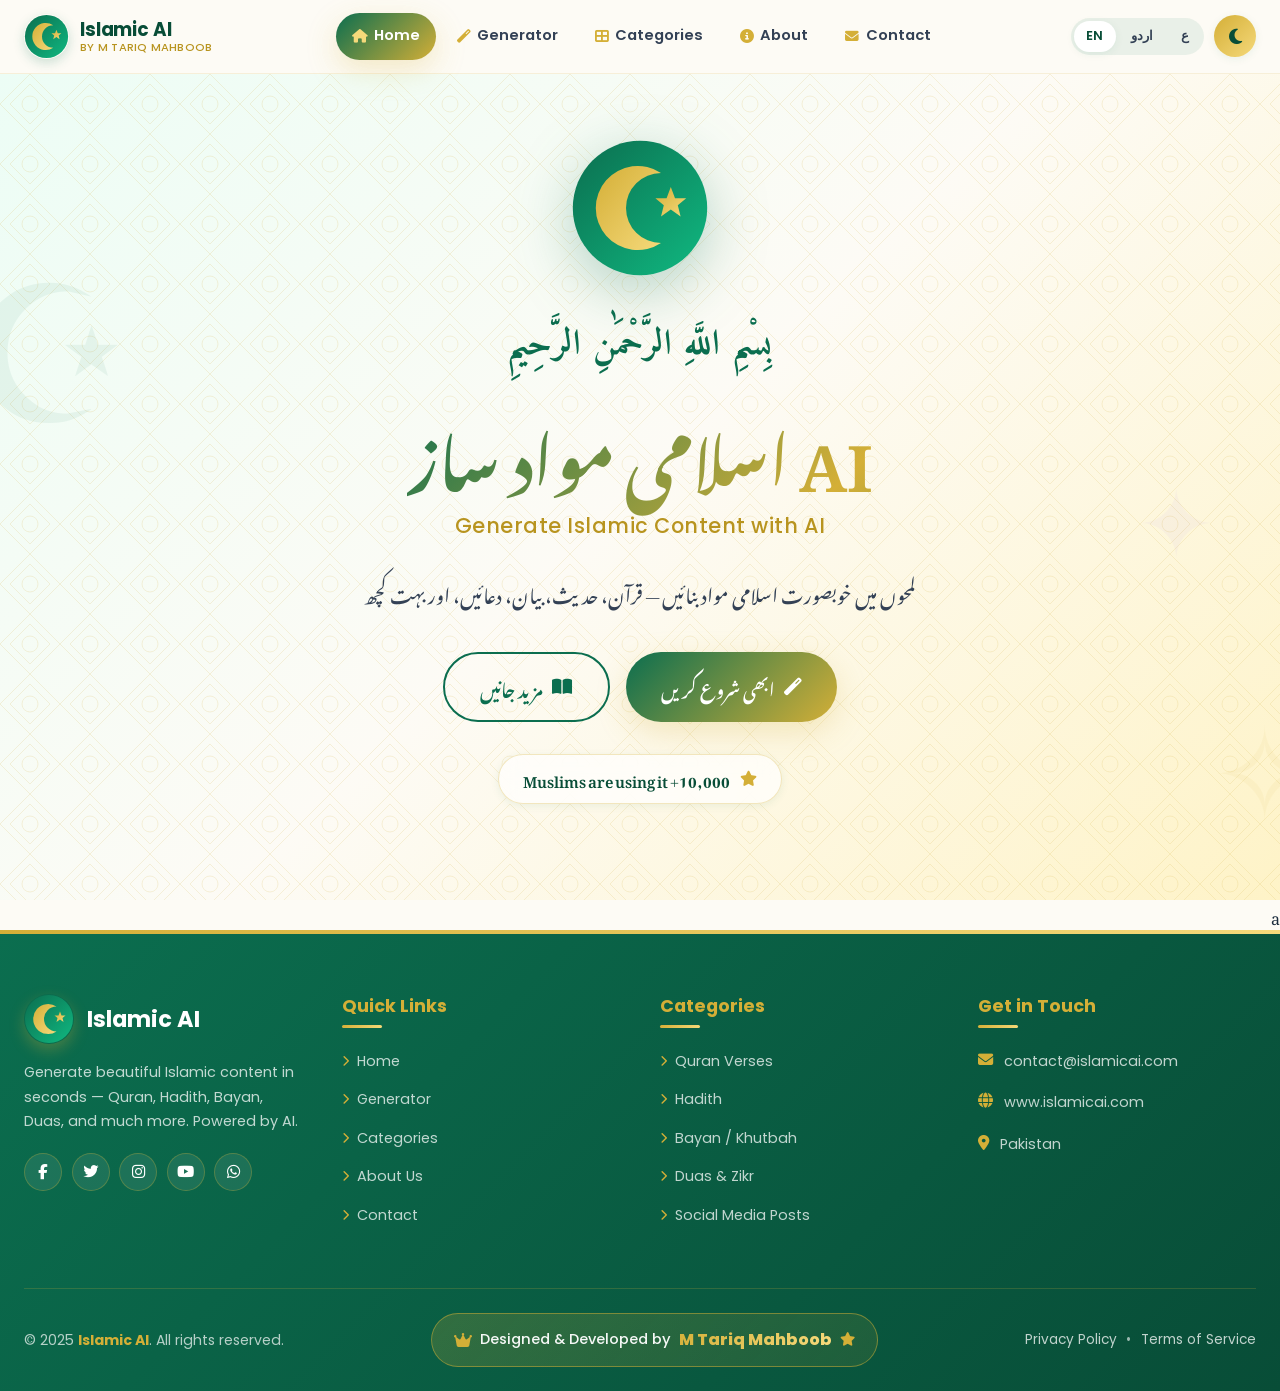
<file: index.html>
<!DOCTYPE html>
<html lang="en" dir="ltr">
<head>
  <meta charset="UTF-8">
  <meta name="viewport" content="width=device-width, initial-scale=1.0">
  <title>AI Islamic Content Generator</title>
  
  <!-- Google Fonts -->
  <link rel="preconnect" href="https://fonts.googleapis.com">
  <link rel="preconnect" href="https://fonts.gstatic.com" crossorigin>
  <link href="https://fonts.googleapis.com/css2?family=Noto+Nastaliq+Urdu:wght@400;600;700&family=Poppins:wght@400;500;600;700;800&family=Amiri:wght@400;700&display=swap" rel="stylesheet">
  
  <!-- Font Awesome Icons -->
  <link rel="stylesheet" href="https://cdnjs.cloudflare.com/ajax/libs/font-awesome/6.5.0/css/all.min.css">
  
  <!-- CSS File -->
  <link rel="stylesheet" href="css/style.css">
</head>
<body>

  <!-- ============ HEADER / NAVIGATION (ENGLISH) ============ -->
  <header class="header">
    <div class="container header-inner">
      
      <!-- Logo + Brand -->
            <!-- Logo + Brand -->
      <a href="index.html" class="brand">
        <img src="assets/images/logo.svg" alt="Logo" width="45" height="45">
        <div class="brand-text">
          <span class="brand-name">Islamic AI</span>
          <span class="brand-tagline">by M Tariq Mahboob</span>
        </div>
      </a>
      
      <!-- Navigation Menu -->
      <nav class="nav-menu">
        <a href="index.html" class="nav-link active">
          <i class="fas fa-home"></i> Home
        </a>
        <a href="generator.html" class="nav-link">
          <i class="fas fa-magic"></i> Generator
        </a>
        <a href="categories.html" class="nav-link">
          <i class="fas fa-th-large"></i> Categories
        </a>
        <a href="about.html" class="nav-link">
          <i class="fas fa-info-circle"></i> About
        </a>
        <a href="contact.html" class="nav-link">
          <i class="fas fa-envelope"></i> Contact
        </a>
      </nav>
      
      <!-- Right Actions -->
      <div class="header-actions">
        
        <!-- Language Switcher -->
        <div class="lang-switcher">
          <button class="lang-btn active" data-lang="en">EN</button>
          <button class="lang-btn" data-lang="ur">اردو</button>
          <button class="lang-btn" data-lang="ar">ع</button>
        </div>
        
        <!-- Dark Mode Toggle -->
        <button class="theme-toggle" id="themeToggle" aria-label="Toggle theme">
          <i class="fas fa-moon"></i>
        </button>
        
        <!-- Mobile Menu Button -->
        <button class="mobile-menu-btn" id="mobileMenuBtn" aria-label="Menu">
          <i class="fas fa-bars"></i>
        </button>
        
      </div>
      
    </div>
  </header>

  <!-- ============ HERO SECTION (URDU CONTENT) ============ -->
  <section class="hero" dir="rtl">
    
    <!-- Floating decorative shapes -->
    <div class="hero-decor decor-1">☪</div>
    <div class="hero-decor decor-2">✧</div>
    <div class="hero-decor decor-3">✦</div>
    
    <div class="container hero-content">
      
      <!-- Logo -->
      <div class="hero-logo">
        <img src="assets/images/logo.svg" alt="AI Islamic Logo" width="140" height="140">
      </div>
      
      <!-- Bismillah -->
      <p class="bismillah arabic">بِسْمِ اللَّهِ الرَّحْمَٰنِ الرَّحِيمِ</p>
      
      <!-- Main Heading -->
      <h1 class="hero-title">
        <span class="gradient-text">AI اسلامی مواد ساز</span>
      </h1>
      
      <!-- English subtitle -->
      <p class="hero-subtitle english">Generate Islamic Content with AI</p>
      
      <!-- Urdu description -->
      <p class="hero-description">
        لمحوں میں خوبصورت اسلامی مواد بنائیں — قرآن، حدیث، بیان، دعائیں، اور بہت کچھ
      </p>
      
      <!-- Buttons -->
      <div class="hero-buttons">
        <a href="generator.html" class="btn btn-primary">
          <i class="fas fa-magic"></i>
          <span>ابھی شروع کریں</span>
        </a>
        <a href="#features" class="btn btn-outline">
          <i class="fas fa-book-open"></i>
          <span>مزید جانیں</span>
        </a>
      </div>
      
      <!-- Trust badge -->
      <div class="hero-badge">
        <i class="fas fa-star"></i>
        <span>10,000+ Muslims are using it</span>
      </div>
      
    </div>
  </section>
  a

  <!-- ============ FOOTER (ENGLISH) ============ -->
  <footer class="footer">
    <div class="container">
      
      <!-- Footer Top - 4 Columns -->
      <div class="footer-grid">
        
        <!-- Column 1: Brand -->
        <div class="footer-col">
          <div class="footer-brand">
            <img src="assets/images/logo.svg" alt="Logo" width="50" height="50">
            <h3>Islamic AI</h3>
          </div>
          <p class="footer-desc">
            Generate beautiful Islamic content in seconds — Quran, Hadith, 
            Bayan, Duas, and much more. Powered by AI.
          </p>
          <div class="footer-social">
            <a href="#" aria-label="Facebook"><i class="fab fa-facebook-f"></i></a>
            <a href="#" aria-label="Twitter"><i class="fab fa-twitter"></i></a>
            <a href="#" aria-label="Instagram"><i class="fab fa-instagram"></i></a>
            <a href="#" aria-label="YouTube"><i class="fab fa-youtube"></i></a>
            <a href="#" aria-label="WhatsApp"><i class="fab fa-whatsapp"></i></a>
          </div>
        </div>
        
        <!-- Column 2: Quick Links -->
        <div class="footer-col">
          <h4>Quick Links</h4>
          <ul class="footer-links">
            <li><a href="index.html"><i class="fas fa-chevron-right"></i> Home</a></li>
            <li><a href="generator.html"><i class="fas fa-chevron-right"></i> Generator</a></li>
            <li><a href="categories.html"><i class="fas fa-chevron-right"></i> Categories</a></li>
            <li><a href="about.html"><i class="fas fa-chevron-right"></i> About Us</a></li>
            <li><a href="contact.html"><i class="fas fa-chevron-right"></i> Contact</a></li>
          </ul>
        </div>
        
        <!-- Column 3: Categories -->
        <div class="footer-col">
          <h4>Categories</h4>
          <ul class="footer-links">
            <li><a href="#"><i class="fas fa-chevron-right"></i> Quran Verses</a></li>
            <li><a href="#"><i class="fas fa-chevron-right"></i> Hadith</a></li>
            <li><a href="#"><i class="fas fa-chevron-right"></i> Bayan / Khutbah</a></li>
            <li><a href="#"><i class="fas fa-chevron-right"></i> Duas & Zikr</a></li>
            <li><a href="#"><i class="fas fa-chevron-right"></i> Social Media Posts</a></li>
          </ul>
        </div>
        
        <!-- Column 4: Contact -->
        <div class="footer-col">
          <h4>Get in Touch</h4>
          <ul class="footer-contact">
            <li>
              <i class="fas fa-envelope"></i>
              <span>contact@islamicai.com</span>
            </li>
            <li>
              <i class="fas fa-globe"></i>
              <span>www.islamicai.com</span>
            </li>
            <li>
              <i class="fas fa-map-marker-alt"></i>
              <span>Pakistan</span>
            </li>
          </ul>
        </div>
        
      </div>
      
      <!-- Footer Bottom -->
            <!-- Footer Bottom -->
      <div class="footer-bottom">
        <p class="copyright">
          © 2025 <strong>Islamic AI</strong>. All rights reserved.
        </p>
        <p class="designer-credit">
          <i class="fas fa-crown"></i>
          Designed &amp; Developed by 
          <span class="designer-name">M Tariq Mahboob</span>
          <i class="fas fa-star"></i>
        </p>
        <div class="footer-legal">
          <a href="privacy.html">Privacy Policy</a>
          <span>•</span>
          <a href="terms.html">Terms of Service</a>
        </div>
      </div>
  </footer>

  <!-- JavaScript -->
  <script src="js/main.js"></script>

</body>
</html>
</file>
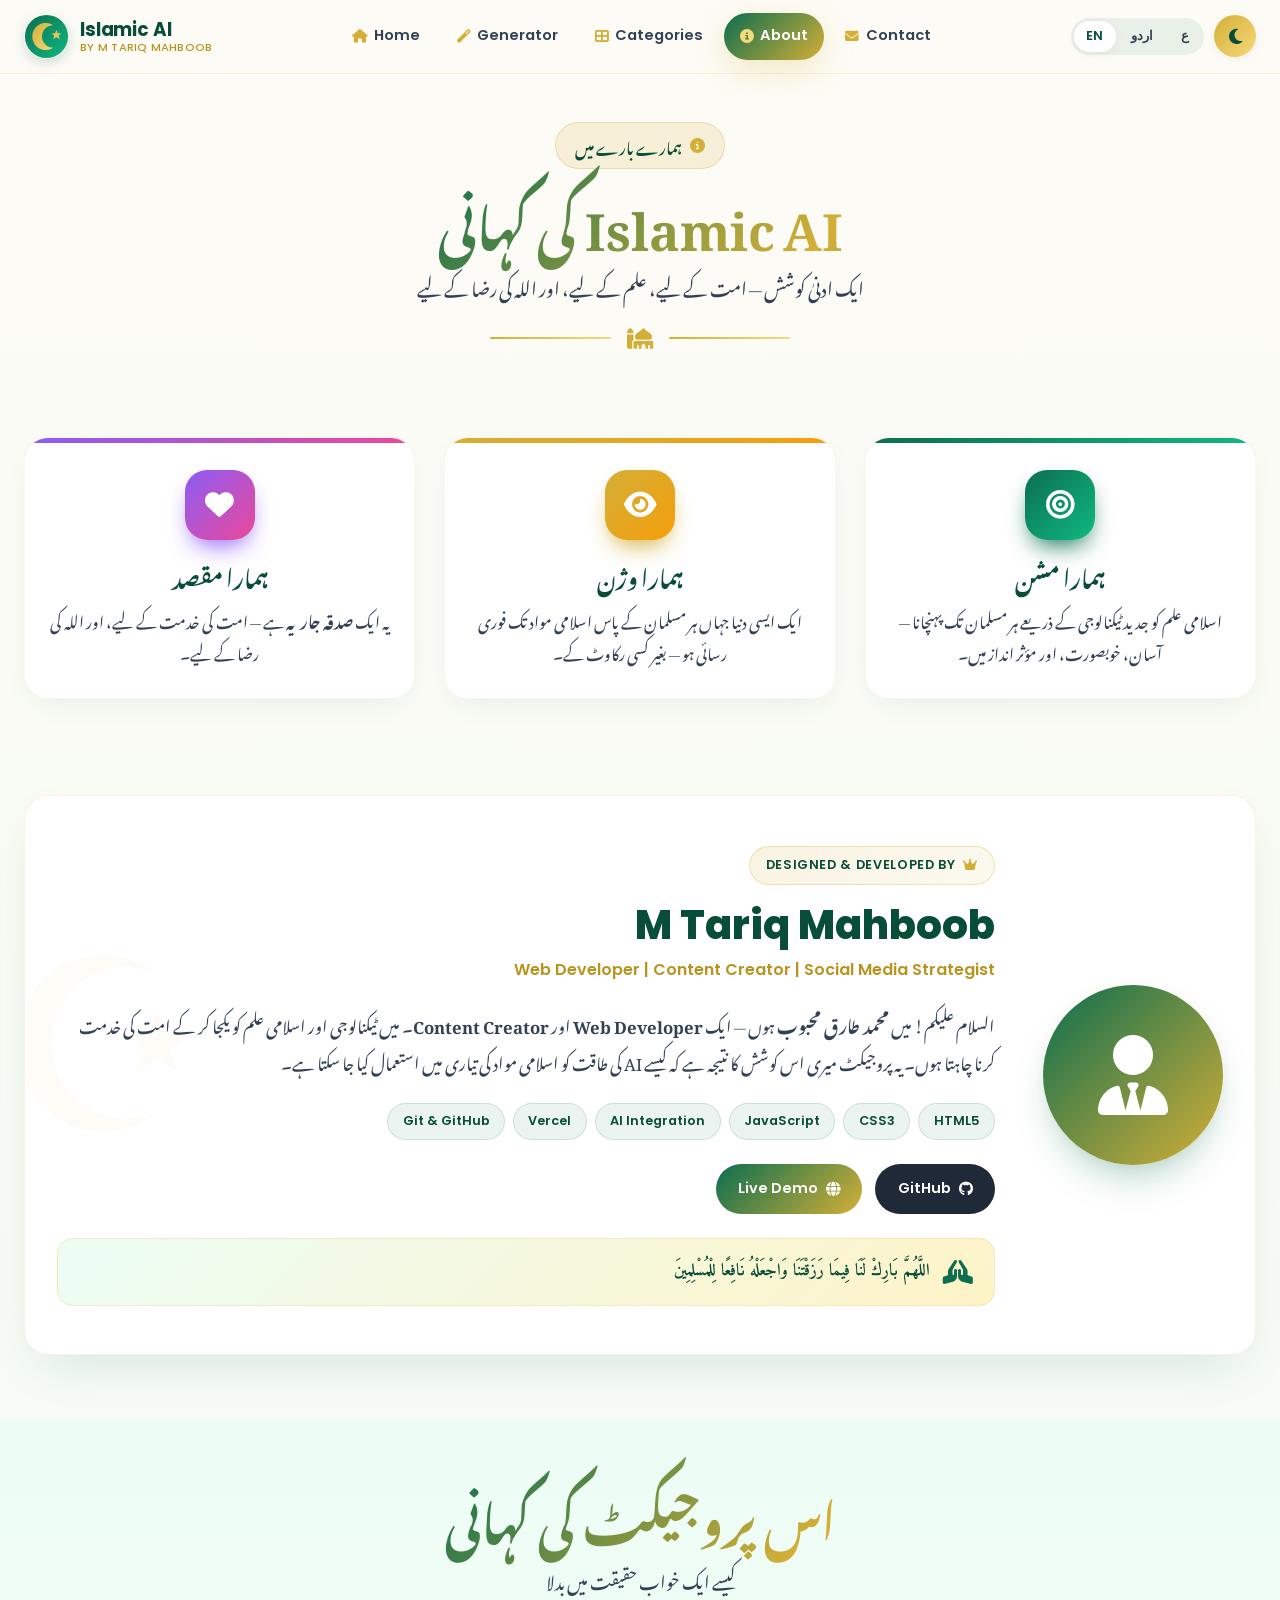
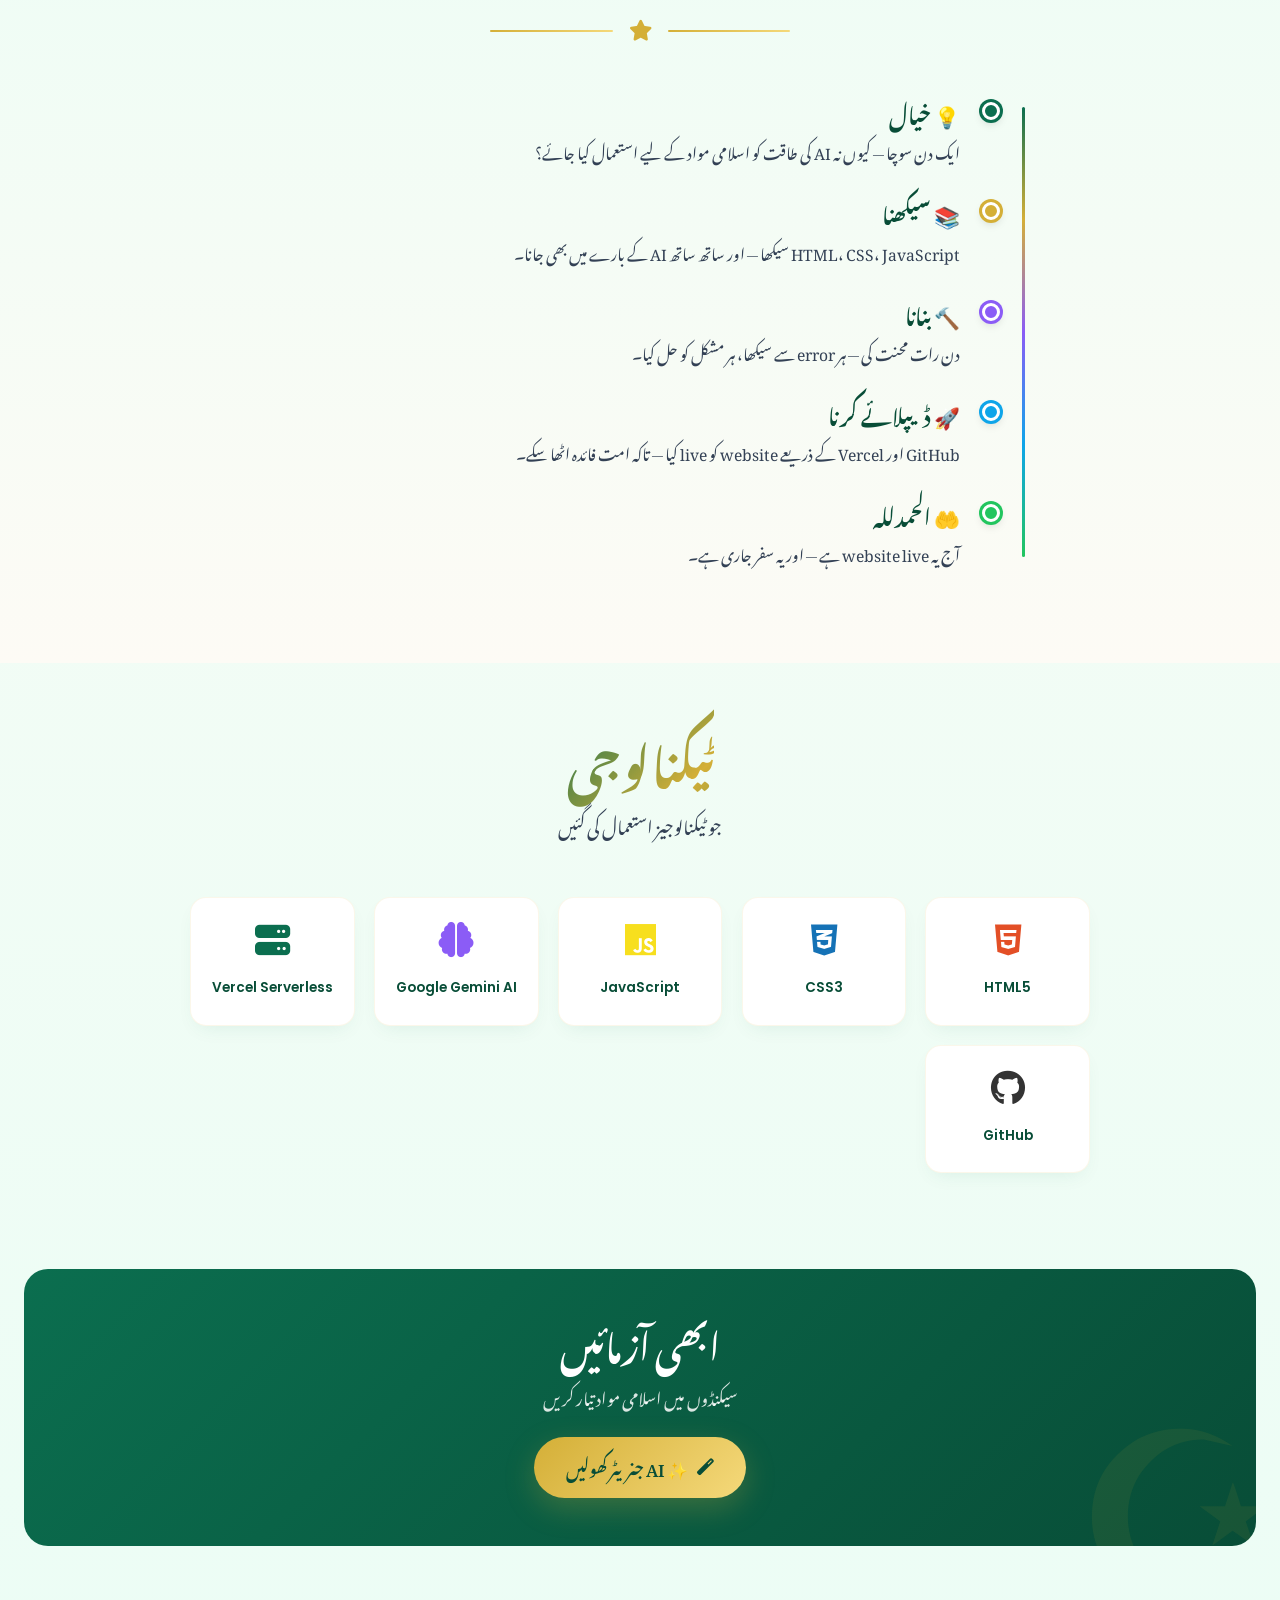
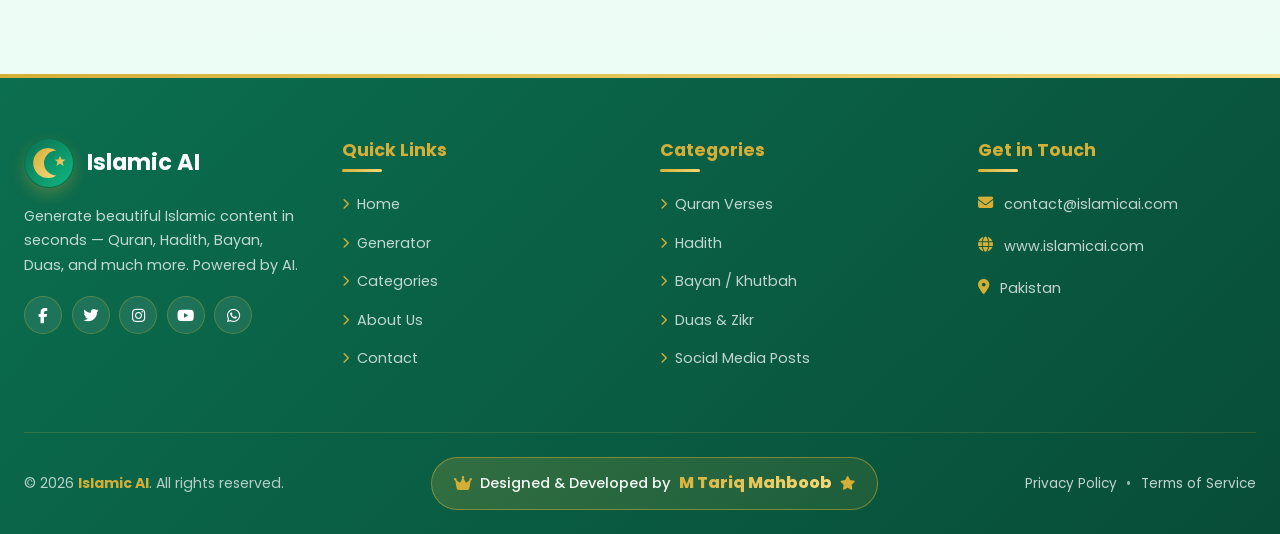
<file: about.html>
<!DOCTYPE html>
<html lang="en" dir="ltr">
<head>
  <meta charset="UTF-8">
  <meta name="viewport" content="width=device-width, initial-scale=1.0">
  <title>About | Islamic AI</title>
  
  <!-- Google Fonts -->
  <link rel="preconnect" href="https://fonts.googleapis.com">
  <link rel="preconnect" href="https://fonts.gstatic.com" crossorigin>
  <link href="https://fonts.googleapis.com/css2?family=Noto+Nastaliq+Urdu:wght@400;600;700&family=Poppins:wght@400;500;600;700;800&family=Amiri:wght@400;700&display=swap" rel="stylesheet">
  
  <!-- Font Awesome Icons -->
  <link rel="stylesheet" href="https://cdnjs.cloudflare.com/ajax/libs/font-awesome/6.5.0/css/all.min.css">
  
  <!-- CSS File -->
  <link rel="stylesheet" href="css/style.css">
</head>
<body>

  <!-- ============ HEADER ============ -->
  <header class="header">
    <div class="container header-inner">
      
      <a href="index.html" class="brand">
        <img src="assets/images/logo.svg" alt="Logo" width="45" height="45">
        <div class="brand-text">
          <span class="brand-name">Islamic AI</span>
          <span class="brand-tagline">by M Tariq Mahboob</span>
        </div>
      </a>
      
      <nav class="nav-menu">
        <a href="index.html" class="nav-link">
          <i class="fas fa-home"></i> Home
        </a>
        <a href="generator.html" class="nav-link">
          <i class="fas fa-magic"></i> Generator
        </a>
        <a href="categories.html" class="nav-link">
          <i class="fas fa-th-large"></i> Categories
        </a>
        <a href="about.html" class="nav-link active">
          <i class="fas fa-info-circle"></i> About
        </a>
        <a href="contact.html" class="nav-link">
          <i class="fas fa-envelope"></i> Contact
        </a>
      </nav>
      
      <div class="header-actions">
        <div class="lang-switcher">
          <button class="lang-btn active" data-lang="en">EN</button>
          <button class="lang-btn" data-lang="ur">اردو</button>
          <button class="lang-btn" data-lang="ar">ع</button>
        </div>
        <button class="theme-toggle" id="themeToggle" aria-label="Toggle theme">
          <i class="fas fa-moon"></i>
        </button>
        <button class="mobile-menu-btn" id="mobileMenuBtn" aria-label="Menu">
          <i class="fas fa-bars"></i>
        </button>
      </div>
      
    </div>
  </header>

  <!-- ============ ABOUT PAGE ============ -->
  <main class="about-page" dir="rtl">
    
    <!-- Page Header -->
    <section class="page-header">
      <div class="container">
        <span class="section-badge">
          <i class="fas fa-info-circle"></i>
          ہمارے بارے میں
        </span>
        <h1 class="page-title">
          <span class="gradient-text">Islamic AI کی کہانی</span>
        </h1>
        <p class="page-desc">
          ایک ادنیٰ کوشش — امت کے لیے، علم کے لیے، اور اللہ کی رضا کے لیے
        </p>
        <div class="divider">
          <i class="fas fa-mosque"></i>
        </div>
      </div>
    </section>

    <!-- Mission Section -->
    <section class="mission-section">
      <div class="container">
        
        <div class="mission-grid">
          
          <div class="mission-card" style="--card-color-1: #0B6E4F; --card-color-2: #10B981;">
            <div class="mission-icon">
              <i class="fas fa-bullseye"></i>
            </div>
            <h3>ہمارا مشن</h3>
            <p>
              اسلامی علم کو جدید ٹیکنالوجی کے ذریعے ہر مسلمان تک پہنچانا — 
              آسان، خوبصورت، اور مؤثر انداز میں۔
            </p>
          </div>
          
          <div class="mission-card" style="--card-color-1: #D4AF37; --card-color-2: #F59E0B;">
            <div class="mission-icon">
              <i class="fas fa-eye"></i>
            </div>
            <h3>ہمارا وژن</h3>
            <p>
              ایک ایسی دنیا جہاں ہر مسلمان کے پاس اسلامی مواد تک 
              فوری رسائی ہو — بغیر کسی رکاوٹ کے۔
            </p>
          </div>
          
          <div class="mission-card" style="--card-color-1: #8B5CF6; --card-color-2: #EC4899;">
            <div class="mission-icon">
              <i class="fas fa-heart"></i>
            </div>
            <h3>ہمارا مقصد</h3>
            <p>
              یہ ایک <strong>صدقہ جاریہ</strong> ہے — امت کی خدمت کے لیے، 
              اور اللہ کی رضا کے لیے۔
            </p>
          </div>
          
        </div>
        
      </div>
    </section>

    <!-- Author Section — M Tariq Mahboob -->
    <section class="author-section">
      <div class="container">
        
        <div class="author-box">
          
          <div class="author-avatar">
            <div class="avatar-circle">
              <i class="fas fa-user-tie"></i>
            </div>
            <div class="avatar-glow"></div>
          </div>
          
          <div class="author-info">
            
            <span class="author-badge">
              <i class="fas fa-crown"></i>
              Designed & Developed By
            </span>
            
            <h2 class="author-name">M Tariq Mahboob</h2>
            
            <p class="author-title">
              Web Developer | Content Creator | Social Media Strategist
            </p>
            
            <p class="author-bio">
              السلام علیکم! میں <strong>محمد طارق محبوب</strong> ہوں — ایک 
              <strong>Web Developer</strong> اور <strong>Content Creator</strong>۔ 
              میں ٹیکنالوجی اور اسلامی علم کو یکجا کر کے امت کی خدمت کرنا چاہتا ہوں۔
              
              یہ پروجیکٹ میری اس کوشش کا نتیجہ ہے کہ کیسے AI کی طاقت کو 
              اسلامی مواد کی تیاری میں استعمال کیا جا سکتا ہے۔
            </p>
            
            <div class="author-skills">
              <span class="skill-tag">HTML5</span>
              <span class="skill-tag">CSS3</span>
              <span class="skill-tag">JavaScript</span>
              <span class="skill-tag">AI Integration</span>
              <span class="skill-tag">Vercel</span>
              <span class="skill-tag">Git & GitHub</span>
            </div>
            
            <div class="author-links">
              <a href="https://github.com/Tariqkhan61" target="_blank" class="author-link github">
                <i class="fab fa-github"></i>
                <span>GitHub</span>
              </a>
              <a href="https://islamic-ai-generator.vercel.app" target="_blank" class="author-link live">
                <i class="fas fa-globe"></i>
                <span>Live Demo</span>
              </a>
            </div>
            
            <div class="author-dua">
              <i class="fas fa-hands-praying"></i>
              <p>اللَّهُمَّ بَارِكْ لَنَا فِيمَا رَزَقْتَنَا وَاجْعَلْهُ نَافِعًا لِلْمُسْلِمِينَ</p>
            </div>
            
          </div>
          
        </div>
        
      </div>
    </section>

    <!-- Project Story Section -->
    <section class="story-section">
      <div class="container">
        
        <div class="section-header">
          <h2 class="section-title">
            <span class="gradient-text">اس پروجیکٹ کی کہانی</span>
          </h2>
          <p class="section-desc">
            کیسے ایک خواب حقیقت میں بدلا
          </p>
          <div class="divider">
            <i class="fas fa-star"></i>
          </div>
        </div>
        
        <div class="story-timeline">
          
          <div class="story-item">
            <div class="story-dot" style="--dot-color: #0B6E4F;"></div>
            <div class="story-content">
              <h4>💡 خیال</h4>
              <p>
                ایک دن سوچا — کیوں نہ AI کی طاقت کو اسلامی مواد کے لیے استعمال کیا جائے؟
              </p>
            </div>
          </div>
          
          <div class="story-item">
            <div class="story-dot" style="--dot-color: #D4AF37;"></div>
            <div class="story-content">
              <h4>📚 سیکھنا</h4>
              <p>
                HTML، CSS، JavaScript سیکھا — اور ساتھ ساتھ AI کے بارے میں بھی جانا۔
              </p>
            </div>
          </div>
          
          <div class="story-item">
            <div class="story-dot" style="--dot-color: #8B5CF6;"></div>
            <div class="story-content">
              <h4>🔨 بنانا</h4>
              <p>
                دن رات محنت کی — ہر error سے سیکھا، ہر مشکل کو حل کیا۔
              </p>
            </div>
          </div>
          
          <div class="story-item">
            <div class="story-dot" style="--dot-color: #0EA5E9;"></div>
            <div class="story-content">
              <h4>🚀 ڈیپلائے کرنا</h4>
              <p>
                GitHub اور Vercel کے ذریعے website کو live کیا — تاکہ امت فائدہ اٹھا سکے۔
              </p>
            </div>
          </div>
          
          <div class="story-item">
            <div class="story-dot" style="--dot-color: #22C55E;"></div>
            <div class="story-content">
              <h4>🤲 الحمدللہ</h4>
              <p>
                آج یہ website live ہے — اور یہ سفر جاری ہے۔
              </p>
            </div>
          </div>
          
        </div>
        
      </div>
    </section>

    <!-- Tech Stack Section -->
    <section class="tech-section">
      <div class="container">
        
        <div class="section-header">
          <h2 class="section-title">
            <span class="gradient-text">ٹیکنالوجی</span>
          </h2>
          <p class="section-desc">جو ٹیکنالوجیز استعمال کی گئیں</p>
        </div>
        
        <div class="tech-grid">
          
          <div class="tech-card">
            <i class="fab fa-html5" style="color: #E34F26;"></i>
            <span>HTML5</span>
          </div>
          
          <div class="tech-card">
            <i class="fab fa-css3-alt" style="color: #1572B6;"></i>
            <span>CSS3</span>
          </div>
          
          <div class="tech-card">
            <i class="fab fa-js" style="color: #F7DF1E;"></i>
            <span>JavaScript</span>
          </div>
          
          <div class="tech-card">
            <i class="fas fa-brain" style="color: #8B5CF6;"></i>
            <span>Google Gemini AI</span>
          </div>
          
          <div class="tech-card">
            <i class="fas fa-server" style="color: #0B6E4F;"></i>
            <span>Vercel Serverless</span>
          </div>
          
          <div class="tech-card">
            <i class="fab fa-github" style="color: #333;"></i>
            <span>GitHub</span>
          </div>
          
        </div>
        
      </div>
    </section>

    <!-- CTA Section -->
    <section class="cta-section">
      <div class="container">
        <div class="cta-box">
          <h2>ابھی آزمائیں</h2>
          <p>سیکنڈوں میں اسلامی مواد تیار کریں</p>
          <a href="generator.html" class="btn btn-gold">
            <i class="fas fa-magic"></i>
            <span>✨ AI جنریٹر کھولیں</span>
          </a>
        </div>
      </div>
    </section>
    
  </main>

  <!-- ============ FOOTER ============ -->
  <footer class="footer">
    <div class="container">
      
      <div class="footer-grid">
        
        <div class="footer-col">
          <div class="footer-brand">
            <img src="assets/images/logo.svg" alt="Logo" width="50" height="50">
            <h3>Islamic AI</h3>
          </div>
          <p class="footer-desc">
            Generate beautiful Islamic content in seconds — Quran, Hadith, 
            Bayan, Duas, and much more. Powered by AI.
          </p>
          <div class="footer-social">
            <a href="#" aria-label="Facebook"><i class="fab fa-facebook-f"></i></a>
            <a href="#" aria-label="Twitter"><i class="fab fa-twitter"></i></a>
            <a href="#" aria-label="Instagram"><i class="fab fa-instagram"></i></a>
            <a href="#" aria-label="YouTube"><i class="fab fa-youtube"></i></a>
            <a href="#" aria-label="WhatsApp"><i class="fab fa-whatsapp"></i></a>
          </div>
        </div>
        
        <div class="footer-col">
          <h4>Quick Links</h4>
          <ul class="footer-links">
            <li><a href="index.html"><i class="fas fa-chevron-right"></i> Home</a></li>
            <li><a href="generator.html"><i class="fas fa-chevron-right"></i> Generator</a></li>
            <li><a href="categories.html"><i class="fas fa-chevron-right"></i> Categories</a></li>
            <li><a href="about.html"><i class="fas fa-chevron-right"></i> About Us</a></li>
            <li><a href="contact.html"><i class="fas fa-chevron-right"></i> Contact</a></li>
          </ul>
        </div>
        
        <div class="footer-col">
          <h4>Categories</h4>
          <ul class="footer-links">
            <li><a href="generator.html?type=quran"><i class="fas fa-chevron-right"></i> Quran Verses</a></li>
            <li><a href="generator.html?type=hadith"><i class="fas fa-chevron-right"></i> Hadith</a></li>
            <li><a href="generator.html?type=bayan"><i class="fas fa-chevron-right"></i> Bayan / Khutbah</a></li>
            <li><a href="generator.html?type=dua"><i class="fas fa-chevron-right"></i> Duas & Zikr</a></li>
            <li><a href="generator.html?type=post"><i class="fas fa-chevron-right"></i> Social Media Posts</a></li>
          </ul>
        </div>
        
        <div class="footer-col">
          <h4>Get in Touch</h4>
          <ul class="footer-contact">
            <li>
              <i class="fas fa-envelope"></i>
              <span>contact@islamicai.com</span>
            </li>
            <li>
              <i class="fas fa-globe"></i>
              <span>www.islamicai.com</span>
            </li>
            <li>
              <i class="fas fa-map-marker-alt"></i>
              <span>Pakistan</span>
            </li>
          </ul>
        </div>
        
      </div>
      
      <div class="footer-bottom">
        <p class="copyright">
          © 2026 <strong>Islamic AI</strong>. All rights reserved.
        </p>
        <p class="designer-credit">
          <i class="fas fa-crown"></i>
          Designed &amp; Developed by 
          <span class="designer-name">M Tariq Mahboob</span>
          <i class="fas fa-star"></i>
        </p>
        <div class="footer-legal">
          <a href="privacy.html">Privacy Policy</a>
          <span>•</span>
          <a href="terms.html">Terms of Service</a>
        </div>
      </div>
      
    </div>
  </footer>

  <!-- JavaScript -->
  <script src="js/main.js"></script>

</body>
</html>
</file>
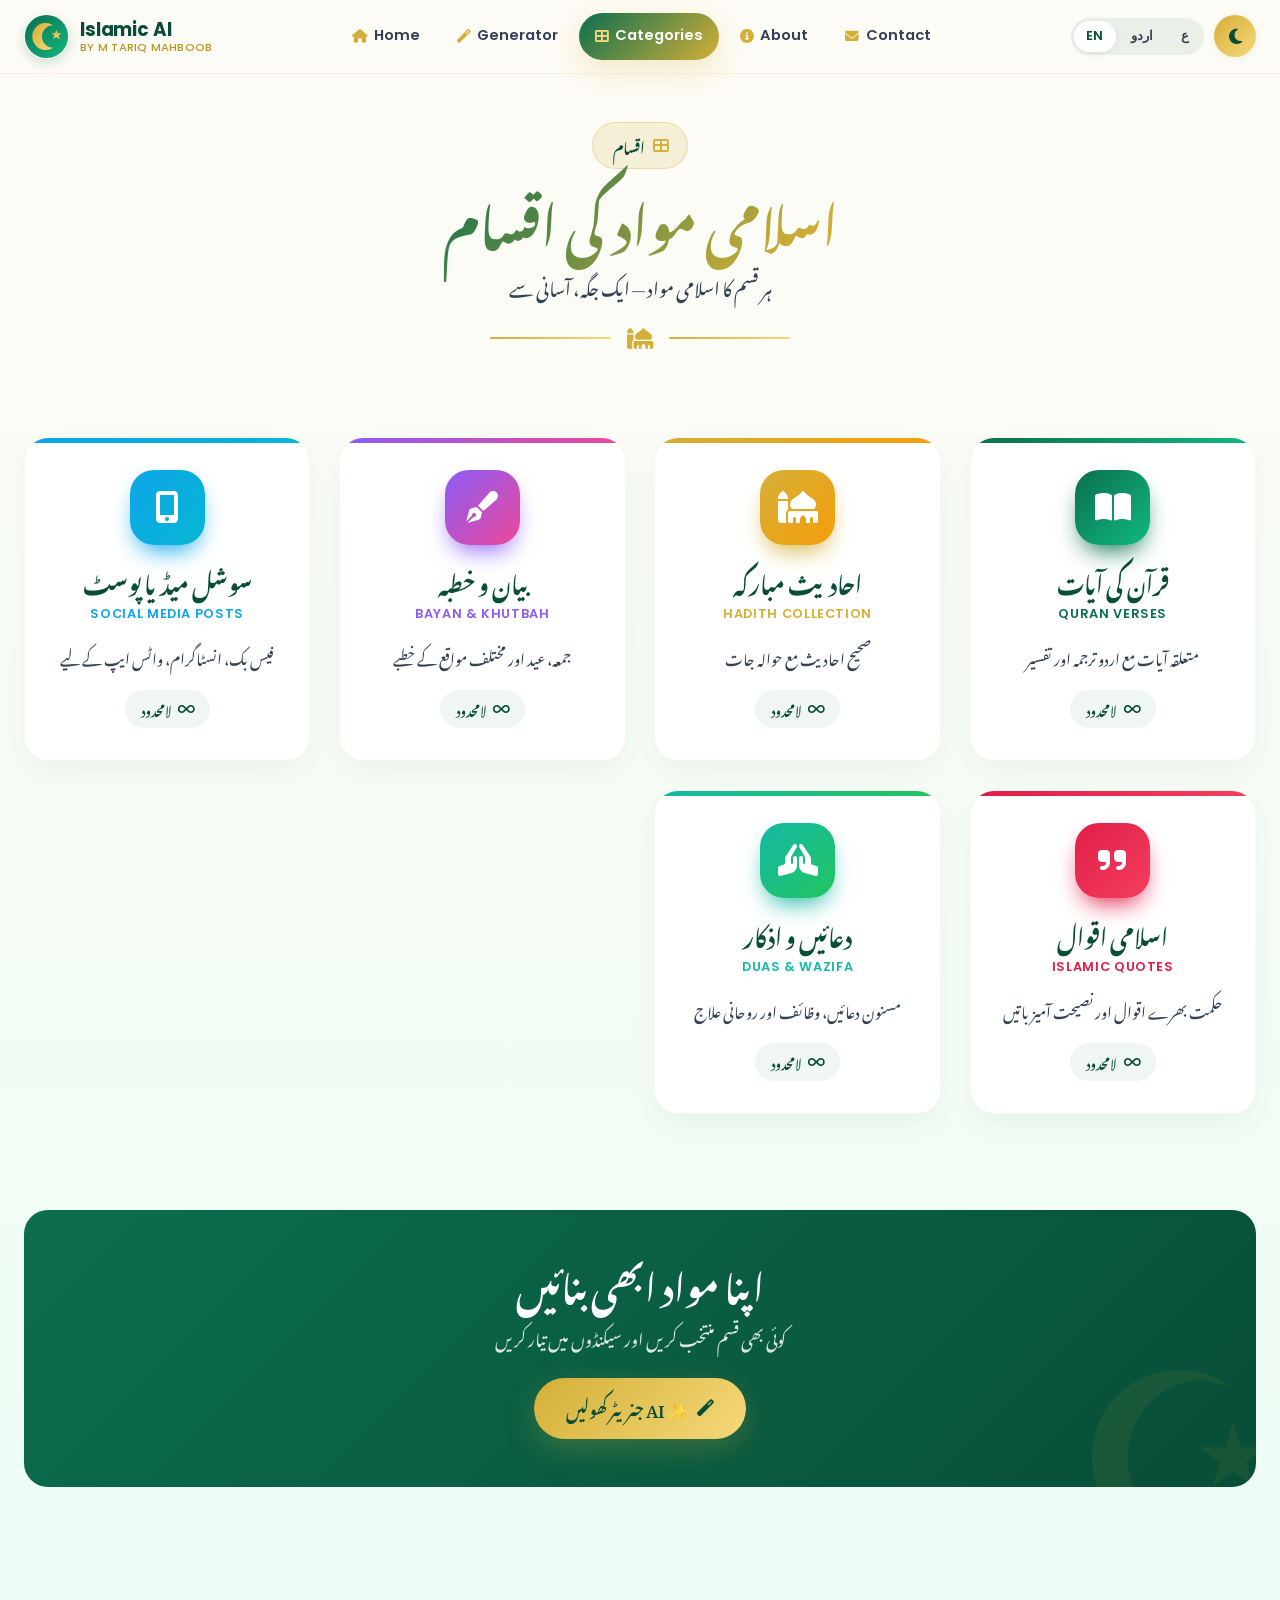
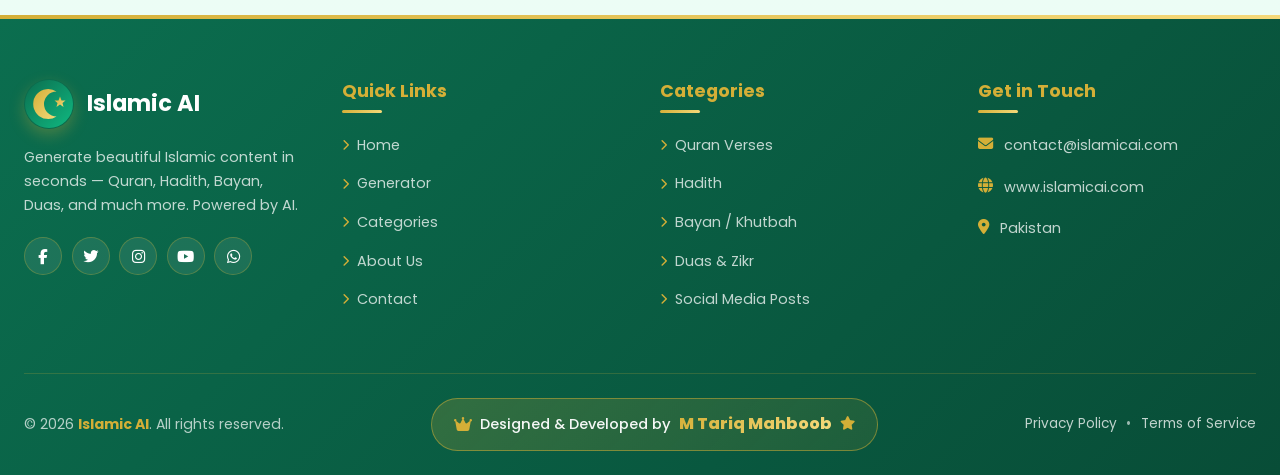
<file: categories.html>
<!DOCTYPE html>
<html lang="en" dir="ltr">
<head>
  <meta charset="UTF-8">
  <meta name="viewport" content="width=device-width, initial-scale=1.0">
  <title>Categories | Islamic AI</title>
  
  <!-- Google Fonts -->
  <link rel="preconnect" href="https://fonts.googleapis.com">
  <link rel="preconnect" href="https://fonts.gstatic.com" crossorigin>
  <link href="https://fonts.googleapis.com/css2?family=Noto+Nastaliq+Urdu:wght@400;600;700&family=Poppins:wght@400;500;600;700;800&family=Amiri:wght@400;700&display=swap" rel="stylesheet">
  
  <!-- Font Awesome Icons -->
  <link rel="stylesheet" href="https://cdnjs.cloudflare.com/ajax/libs/font-awesome/6.5.0/css/all.min.css">
  
  <!-- CSS File -->
  <link rel="stylesheet" href="css/style.css">
</head>
<body>

  <!-- ============ HEADER ============ -->
  <header class="header">
    <div class="container header-inner">
      
      <a href="index.html" class="brand">
        <img src="assets/images/logo.svg" alt="Logo" width="45" height="45">
        <div class="brand-text">
          <span class="brand-name">Islamic AI</span>
          <span class="brand-tagline">by M Tariq Mahboob</span>
        </div>
      </a>
      
      <nav class="nav-menu">
        <a href="index.html" class="nav-link">
          <i class="fas fa-home"></i> Home
        </a>
        <a href="generator.html" class="nav-link">
          <i class="fas fa-magic"></i> Generator
        </a>
        <a href="categories.html" class="nav-link active">
          <i class="fas fa-th-large"></i> Categories
        </a>
        <a href="about.html" class="nav-link">
          <i class="fas fa-info-circle"></i> About
        </a>
        <a href="contact.html" class="nav-link">
          <i class="fas fa-envelope"></i> Contact
        </a>
      </nav>
      
      <div class="header-actions">
        <div class="lang-switcher">
          <button class="lang-btn active" data-lang="en">EN</button>
          <button class="lang-btn" data-lang="ur">اردو</button>
          <button class="lang-btn" data-lang="ar">ع</button>
        </div>
        <button class="theme-toggle" id="themeToggle" aria-label="Toggle theme">
          <i class="fas fa-moon"></i>
        </button>
        <button class="mobile-menu-btn" id="mobileMenuBtn" aria-label="Menu">
          <i class="fas fa-bars"></i>
        </button>
      </div>
      
    </div>
  </header>

  <!-- ============ CATEGORIES PAGE ============ -->
  <main class="categories-page" dir="rtl">
    
    <!-- Page Header -->
    <section class="page-header">
      <div class="container">
        <span class="section-badge">
          <i class="fas fa-th-large"></i>
          اقسام
        </span>
        <h1 class="page-title">
          <span class="gradient-text">اسلامی مواد کی اقسام</span>
        </h1>
        <p class="page-desc">
          ہر قسم کا اسلامی مواد — ایک جگہ، آسانی سے
        </p>
        <div class="divider">
          <i class="fas fa-mosque"></i>
        </div>
      </div>
    </section>

    <!-- Categories Grid -->
    <section class="categories-section">
      <div class="container">
        
        <div class="categories-grid">
          
          <!-- Category 1 -->
          <a href="generator.html?type=quran" class="category-card" style="--card-color-1: #0B6E4F; --card-color-2: #10B981;">
            <div class="category-icon">
              <i class="fas fa-book-open"></i>
            </div>
            <h3>قرآن کی آیات</h3>
            <p class="category-en">Quran Verses</p>
            <p class="category-desc">متعلقہ آیات مع اردو ترجمہ اور تفسیر</p>
            <div class="category-count">
              <i class="fas fa-infinity"></i>
              <span>لامحدود</span>
            </div>
          </a>
          
          <!-- Category 2 -->
          <a href="generator.html?type=hadith" class="category-card" style="--card-color-1: #D4AF37; --card-color-2: #F59E0B;">
            <div class="category-icon">
              <i class="fas fa-mosque"></i>
            </div>
            <h3>احادیث مبارکہ</h3>
            <p class="category-en">Hadith Collection</p>
            <p class="category-desc">صحیح احادیث مع حوالہ جات</p>
            <div class="category-count">
              <i class="fas fa-infinity"></i>
              <span>لامحدود</span>
            </div>
          </a>
          
          <!-- Category 3 -->
          <a href="generator.html?type=bayan" class="category-card" style="--card-color-1: #8B5CF6; --card-color-2: #EC4899;">
            <div class="category-icon">
              <i class="fas fa-pen-fancy"></i>
            </div>
            <h3>بیان و خطبہ</h3>
            <p class="category-en">Bayan & Khutbah</p>
            <p class="category-desc">جمعہ، عید اور مختلف مواقع کے خطبے</p>
            <div class="category-count">
              <i class="fas fa-infinity"></i>
              <span>لامحدود</span>
            </div>
          </a>
          
          <!-- Category 4 -->
          <a href="generator.html?type=post" class="category-card" style="--card-color-1: #0EA5E9; --card-color-2: #06B6D4;">
            <div class="category-icon">
              <i class="fas fa-mobile-alt"></i>
            </div>
            <h3>سوشل میڈیا پوسٹ</h3>
            <p class="category-en">Social Media Posts</p>
            <p class="category-desc">فیس بک، انسٹاگرام، واٹس ایپ کے لیے</p>
            <div class="category-count">
              <i class="fas fa-infinity"></i>
              <span>لامحدود</span>
            </div>
          </a>
          
          <!-- Category 5 -->
          <a href="generator.html?type=quote" class="category-card" style="--card-color-1: #E11D48; --card-color-2: #F43F5E;">
            <div class="category-icon">
              <i class="fas fa-quote-right"></i>
            </div>
            <h3>اسلامی اقوال</h3>
            <p class="category-en">Islamic Quotes</p>
            <p class="category-desc">حکمت بھرے اقوال اور نصیحت آمیز باتیں</p>
            <div class="category-count">
              <i class="fas fa-infinity"></i>
              <span>لامحدود</span>
            </div>
          </a>
          
          <!-- Category 6 -->
          <a href="generator.html?type=dua" class="category-card" style="--card-color-1: #14B8A6; --card-color-2: #22C55E;">
            <div class="category-icon">
              <i class="fas fa-hands-praying"></i>
            </div>
            <h3>دعائیں و اذکار</h3>
            <p class="category-en">Duas & Wazifa</p>
            <p class="category-desc">مسنون دعائیں، وظائف اور روحانی علاج</p>
            <div class="category-count">
              <i class="fas fa-infinity"></i>
              <span>لامحدود</span>
            </div>
          </a>
          
        </div>
        
      </div>
    </section>

    <!-- CTA Section -->
    <section class="cta-section">
      <div class="container">
        <div class="cta-box">
          <h2>اپنا مواد ابھی بنائیں</h2>
          <p>کوئی بھی قسم منتخب کریں اور سیکنڈوں میں تیار کریں</p>
          <a href="generator.html" class="btn btn-gold">
            <i class="fas fa-magic"></i>
            <span>✨ AI جنریٹر کھولیں</span>
          </a>
        </div>
      </div>
    </section>
    
  </main>

  <!-- ============ FOOTER ============ -->
  <footer class="footer">
    <div class="container">
      
      <div class="footer-grid">
        
        <div class="footer-col">
          <div class="footer-brand">
            <img src="assets/images/logo.svg" alt="Logo" width="50" height="50">
            <h3>Islamic AI</h3>
          </div>
          <p class="footer-desc">
            Generate beautiful Islamic content in seconds — Quran, Hadith, 
            Bayan, Duas, and much more. Powered by AI.
          </p>
          <div class="footer-social">
            <a href="#" aria-label="Facebook"><i class="fab fa-facebook-f"></i></a>
            <a href="#" aria-label="Twitter"><i class="fab fa-twitter"></i></a>
            <a href="#" aria-label="Instagram"><i class="fab fa-instagram"></i></a>
            <a href="#" aria-label="YouTube"><i class="fab fa-youtube"></i></a>
            <a href="#" aria-label="WhatsApp"><i class="fab fa-whatsapp"></i></a>
          </div>
        </div>
        
        <div class="footer-col">
          <h4>Quick Links</h4>
          <ul class="footer-links">
            <li><a href="index.html"><i class="fas fa-chevron-right"></i> Home</a></li>
            <li><a href="generator.html"><i class="fas fa-chevron-right"></i> Generator</a></li>
            <li><a href="categories.html"><i class="fas fa-chevron-right"></i> Categories</a></li>
            <li><a href="about.html"><i class="fas fa-chevron-right"></i> About Us</a></li>
            <li><a href="contact.html"><i class="fas fa-chevron-right"></i> Contact</a></li>
          </ul>
        </div>
        
        <div class="footer-col">
          <h4>Categories</h4>
          <ul class="footer-links">
            <li><a href="generator.html?type=quran"><i class="fas fa-chevron-right"></i> Quran Verses</a></li>
            <li><a href="generator.html?type=hadith"><i class="fas fa-chevron-right"></i> Hadith</a></li>
            <li><a href="generator.html?type=bayan"><i class="fas fa-chevron-right"></i> Bayan / Khutbah</a></li>
            <li><a href="generator.html?type=dua"><i class="fas fa-chevron-right"></i> Duas & Zikr</a></li>
            <li><a href="generator.html?type=post"><i class="fas fa-chevron-right"></i> Social Media Posts</a></li>
          </ul>
        </div>
        
        <div class="footer-col">
          <h4>Get in Touch</h4>
          <ul class="footer-contact">
            <li>
              <i class="fas fa-envelope"></i>
              <span>contact@islamicai.com</span>
            </li>
            <li>
              <i class="fas fa-globe"></i>
              <span>www.islamicai.com</span>
            </li>
            <li>
              <i class="fas fa-map-marker-alt"></i>
              <span>Pakistan</span>
            </li>
          </ul>
        </div>
        
      </div>
      
      <div class="footer-bottom">
        <p class="copyright">
          © 2026 <strong>Islamic AI</strong>. All rights reserved.
        </p>
        <p class="designer-credit">
          <i class="fas fa-crown"></i>
          Designed &amp; Developed by 
          <span class="designer-name">M Tariq Mahboob</span>
          <i class="fas fa-star"></i>
        </p>
        <div class="footer-legal">
          <a href="privacy.html">Privacy Policy</a>
          <span>•</span>
          <a href="terms.html">Terms of Service</a>
        </div>
      </div>
      
    </div>
  </footer>

  <!-- JavaScript -->
  <script src="js/main.js"></script>

</body>
</html>
</file>
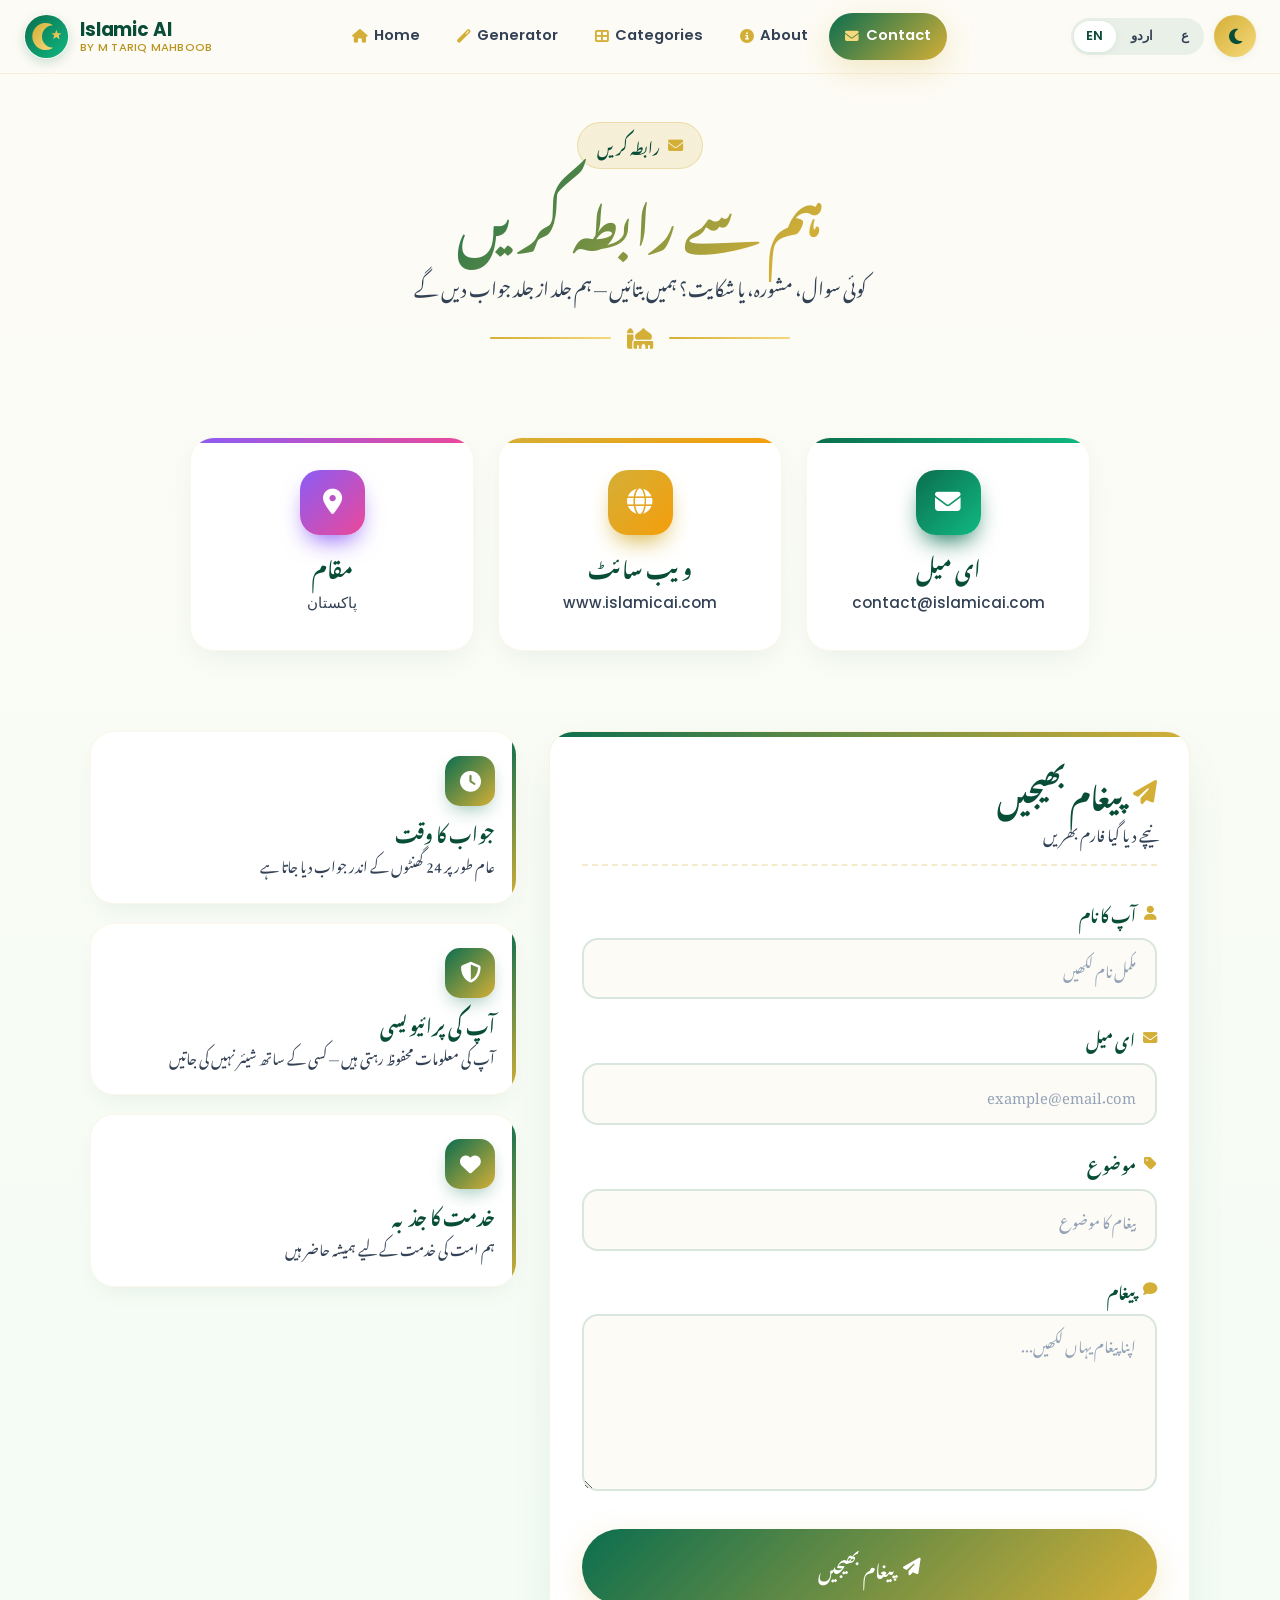
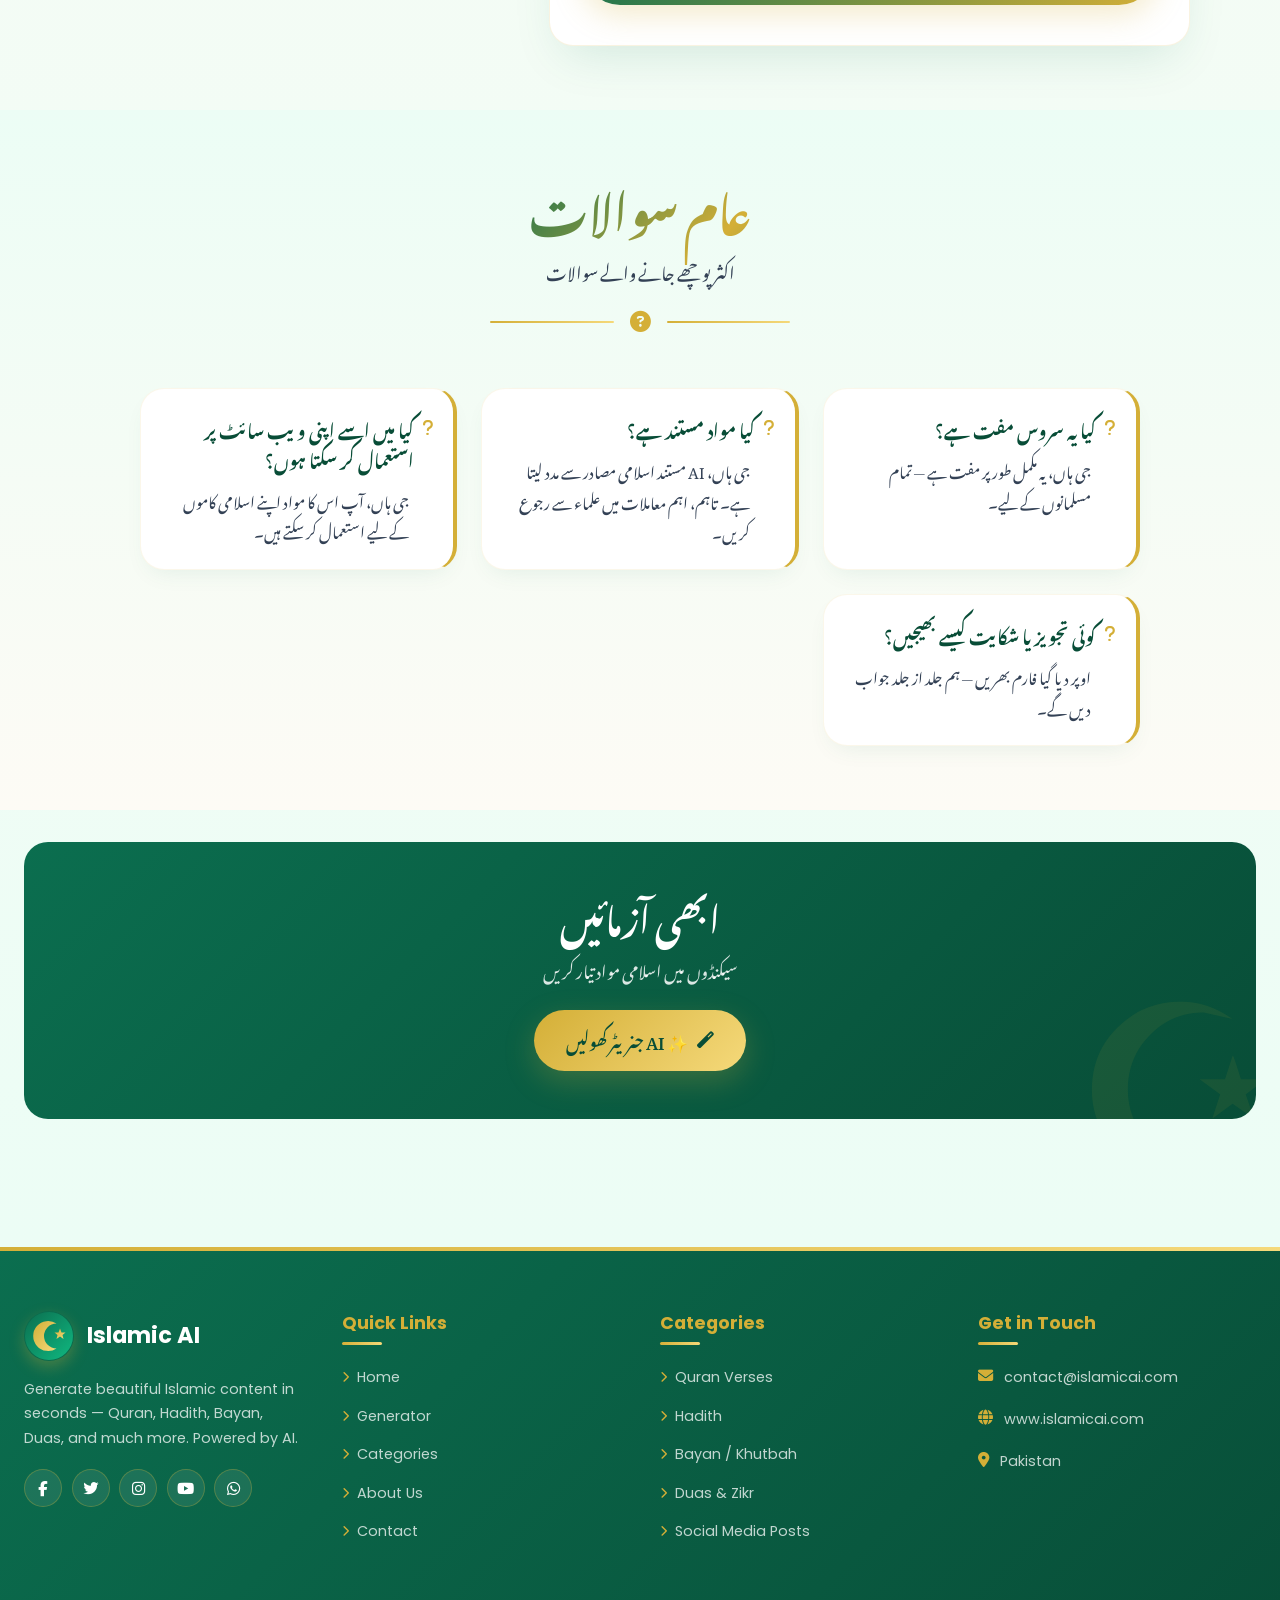
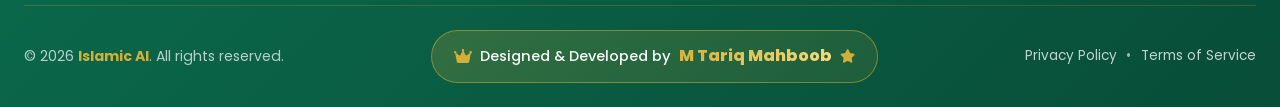
<file: contact.html>
<!DOCTYPE html>
<html lang="en" dir="ltr">
<head>
  <meta charset="UTF-8">
  <meta name="viewport" content="width=device-width, initial-scale=1.0">
  <title>Contact | Islamic AI</title>
  
  <!-- Google Fonts -->
  <link rel="preconnect" href="https://fonts.googleapis.com">
  <link rel="preconnect" href="https://fonts.gstatic.com" crossorigin>
  <link href="https://fonts.googleapis.com/css2?family=Noto+Nastaliq+Urdu:wght@400;600;700&family=Poppins:wght@400;500;600;700;800&family=Amiri:wght@400;700&display=swap" rel="stylesheet">
  
  <!-- Font Awesome Icons -->
  <link rel="stylesheet" href="https://cdnjs.cloudflare.com/ajax/libs/font-awesome/6.5.0/css/all.min.css">
  
  <!-- CSS File -->
  <link rel="stylesheet" href="css/style.css">
</head>
<body>

  <!-- ============ HEADER ============ -->
  <header class="header">
    <div class="container header-inner">
      
      <a href="index.html" class="brand">
        <img src="assets/images/logo.svg" alt="Logo" width="45" height="45">
        <div class="brand-text">
          <span class="brand-name">Islamic AI</span>
          <span class="brand-tagline">by M Tariq Mahboob</span>
        </div>
      </a>
      
      <nav class="nav-menu">
        <a href="index.html" class="nav-link">
          <i class="fas fa-home"></i> Home
        </a>
        <a href="generator.html" class="nav-link">
          <i class="fas fa-magic"></i> Generator
        </a>
        <a href="categories.html" class="nav-link">
          <i class="fas fa-th-large"></i> Categories
        </a>
        <a href="about.html" class="nav-link">
          <i class="fas fa-info-circle"></i> About
        </a>
        <a href="contact.html" class="nav-link active">
          <i class="fas fa-envelope"></i> Contact
        </a>
      </nav>
      
      <div class="header-actions">
        <div class="lang-switcher">
          <button class="lang-btn active" data-lang="en">EN</button>
          <button class="lang-btn" data-lang="ur">اردو</button>
          <button class="lang-btn" data-lang="ar">ع</button>
        </div>
        <button class="theme-toggle" id="themeToggle" aria-label="Toggle theme">
          <i class="fas fa-moon"></i>
        </button>
        <button class="mobile-menu-btn" id="mobileMenuBtn" aria-label="Menu">
          <i class="fas fa-bars"></i>
        </button>
      </div>
      
    </div>
  </header>

  <!-- ============ CONTACT PAGE ============ -->
  <main class="contact-page" dir="rtl">
    
    <!-- Page Header -->
    <section class="page-header">
      <div class="container">
        <span class="section-badge">
          <i class="fas fa-envelope"></i>
          رابطہ کریں
        </span>
        <h1 class="page-title">
          <span class="gradient-text">ہم سے رابطہ کریں</span>
        </h1>
        <p class="page-desc">
          کوئی سوال، مشورہ، یا شکایت؟ ہمیں بتائیں — ہم جلد از جلد جواب دیں گے
        </p>
        <div class="divider">
          <i class="fas fa-mosque"></i>
        </div>
      </div>
    </section>

    <!-- Contact Info Cards -->
    <section class="contact-info-section">
      <div class="container">
        
        <div class="contact-info-grid">
          
          <div class="info-card" style="--card-color-1: #0B6E4F; --card-color-2: #10B981;">
            <div class="info-icon">
              <i class="fas fa-envelope"></i>
            </div>
            <h3>ای میل</h3>
            <p>contact@islamicai.com</p>
          </div>
          
          <div class="info-card" style="--card-color-1: #D4AF37; --card-color-2: #F59E0B;">
            <div class="info-icon">
              <i class="fas fa-globe"></i>
            </div>
            <h3>ویب سائٹ</h3>
            <p>www.islamicai.com</p>
          </div>
          
          <div class="info-card" style="--card-color-1: #8B5CF6; --card-color-2: #EC4899;">
            <div class="info-icon">
              <i class="fas fa-map-marker-alt"></i>
            </div>
            <h3>مقام</h3>
            <p>پاکستان</p>
          </div>
          
        </div>
        
      </div>
    </section>

    <!-- Contact Form Section -->
    <section class="contact-form-section">
      <div class="container">
        
        <div class="contact-wrapper">
          
          <!-- Form -->
          <div class="contact-form-box">
            <h2>
              <i class="fas fa-paper-plane"></i>
              پیغام بھیجیں
            </h2>
            <p class="form-subtitle">نیچے دیا گیا فارم بھریں</p>
            
            <form id="contactForm" class="contact-form">
              
              <div class="form-group">
                <label for="name">
                  <i class="fas fa-user"></i>
                  آپ کا نام
                </label>
                <input type="text" id="name" name="name" placeholder="مکمل نام لکھیں" required>
              </div>
              
              <div class="form-group">
                <label for="email">
                  <i class="fas fa-envelope"></i>
                  ای میل
                </label>
                <input type="email" id="email" name="email" placeholder="example@email.com" required>
              </div>
              
              <div class="form-group">
                <label for="subject">
                  <i class="fas fa-tag"></i>
                  موضوع
                </label>
                <input type="text" id="subject" name="subject" placeholder="پیغام کا موضوع" required>
              </div>
              
              <div class="form-group">
                <label for="message">
                  <i class="fas fa-comment"></i>
                  پیغام
                </label>
                <textarea id="message" name="message" rows="5" placeholder="اپنا پیغام یہاں لکھیں..." required></textarea>
              </div>
              
              <button type="submit" class="btn btn-primary submit-btn">
                <i class="fas fa-paper-plane"></i>
                <span>پیغام بھیجیں</span>
              </button>
              
            </form>
          </div>
          
          <!-- Side Info -->
          <div class="contact-side">
            
            <div class="side-box">
              <div class="side-icon">
                <i class="fas fa-clock"></i>
              </div>
              <h3>جواب کا وقت</h3>
              <p>عام طور پر 24 گھنٹوں کے اندر جواب دیا جاتا ہے</p>
            </div>
            
            <div class="side-box">
              <div class="side-icon">
                <i class="fas fa-shield-alt"></i>
              </div>
              <h3>آپ کی پرائیویسی</h3>
              <p>آپ کی معلومات محفوظ رہتی ہیں — کسی کے ساتھ شیئر نہیں کی جاتیں</p>
            </div>
            
            <div class="side-box">
              <div class="side-icon">
                <i class="fas fa-heart"></i>
              </div>
              <h3>خدمت کا جذبہ</h3>
              <p>ہم امت کی خدمت کے لیے ہمیشہ حاضر ہیں</p>
            </div>
            
          </div>
          
        </div>
        
      </div>
    </section>

    <!-- FAQ Section -->
    <section class="faq-section">
      <div class="container">
        
        <div class="section-header">
          <h2 class="section-title">
            <span class="gradient-text">عام سوالات</span>
          </h2>
          <p class="section-desc">اکثر پوچھے جانے والے سوالات</p>
          <div class="divider">
            <i class="fas fa-question-circle"></i>
          </div>
        </div>
        
        <div class="faq-grid">
          
          <div class="faq-item">
            <h4>
              <i class="fas fa-question"></i>
              کیا یہ سروس مفت ہے؟
            </h4>
            <p>جی ہاں، یہ مکمل طور پر مفت ہے — تمام مسلمانوں کے لیے۔</p>
          </div>
          
          <div class="faq-item">
            <h4>
              <i class="fas fa-question"></i>
              کیا مواد مستند ہے؟
            </h4>
            <p>جی ہاں، AI مستند اسلامی مصادر سے مدد لیتا ہے۔ تاہم، اہم معاملات میں علماء سے رجوع کریں۔</p>
          </div>
          
          <div class="faq-item">
            <h4>
              <i class="fas fa-question"></i>
              کیا میں اسے اپنی ویب سائٹ پر استعمال کر سکتا ہوں؟
            </h4>
            <p>جی ہاں، آپ اس کا مواد اپنے اسلامی کاموں کے لیے استعمال کر سکتے ہیں۔</p>
          </div>
          
          <div class="faq-item">
            <h4>
              <i class="fas fa-question"></i>
              کوئی تجویز یا شکایت کیسے بھیجیں؟
            </h4>
            <p>اوپر دیا گیا فارم بھریں — ہم جلد از جلد جواب دیں گے۔</p>
          </div>
          
        </div>
        
      </div>
    </section>

    <!-- CTA Section -->
    <section class="cta-section">
      <div class="container">
        <div class="cta-box">
          <h2>ابھی آزمائیں</h2>
          <p>سیکنڈوں میں اسلامی مواد تیار کریں</p>
          <a href="generator.html" class="btn btn-gold">
            <i class="fas fa-magic"></i>
            <span>✨ AI جنریٹر کھولیں</span>
          </a>
        </div>
      </div>
    </section>
    
  </main>

  <!-- ============ FOOTER ============ -->
  <footer class="footer">
    <div class="container">
      
      <div class="footer-grid">
        
        <div class="footer-col">
          <div class="footer-brand">
            <img src="assets/images/logo.svg" alt="Logo" width="50" height="50">
            <h3>Islamic AI</h3>
          </div>
          <p class="footer-desc">
            Generate beautiful Islamic content in seconds — Quran, Hadith, 
            Bayan, Duas, and much more. Powered by AI.
          </p>
          <div class="footer-social">
            <a href="#" aria-label="Facebook"><i class="fab fa-facebook-f"></i></a>
            <a href="#" aria-label="Twitter"><i class="fab fa-twitter"></i></a>
            <a href="#" aria-label="Instagram"><i class="fab fa-instagram"></i></a>
            <a href="#" aria-label="YouTube"><i class="fab fa-youtube"></i></a>
            <a href="#" aria-label="WhatsApp"><i class="fab fa-whatsapp"></i></a>
          </div>
        </div>
        
        <div class="footer-col">
          <h4>Quick Links</h4>
          <ul class="footer-links">
            <li><a href="index.html"><i class="fas fa-chevron-right"></i> Home</a></li>
            <li><a href="generator.html"><i class="fas fa-chevron-right"></i> Generator</a></li>
            <li><a href="categories.html"><i class="fas fa-chevron-right"></i> Categories</a></li>
            <li><a href="about.html"><i class="fas fa-chevron-right"></i> About Us</a></li>
            <li><a href="contact.html"><i class="fas fa-chevron-right"></i> Contact</a></li>
          </ul>
        </div>
        
        <div class="footer-col">
          <h4>Categories</h4>
          <ul class="footer-links">
            <li><a href="generator.html?type=quran"><i class="fas fa-chevron-right"></i> Quran Verses</a></li>
            <li><a href="generator.html?type=hadith"><i class="fas fa-chevron-right"></i> Hadith</a></li>
            <li><a href="generator.html?type=bayan"><i class="fas fa-chevron-right"></i> Bayan / Khutbah</a></li>
            <li><a href="generator.html?type=dua"><i class="fas fa-chevron-right"></i> Duas & Zikr</a></li>
            <li><a href="generator.html?type=post"><i class="fas fa-chevron-right"></i> Social Media Posts</a></li>
          </ul>
        </div>
        
        <div class="footer-col">
          <h4>Get in Touch</h4>
          <ul class="footer-contact">
            <li>
              <i class="fas fa-envelope"></i>
              <span>contact@islamicai.com</span>
            </li>
            <li>
              <i class="fas fa-globe"></i>
              <span>www.islamicai.com</span>
            </li>
            <li>
              <i class="fas fa-map-marker-alt"></i>
              <span>Pakistan</span>
            </li>
          </ul>
        </div>
        
      </div>
      
      <div class="footer-bottom">
        <p class="copyright">
          © 2026 <strong>Islamic AI</strong>. All rights reserved.
        </p>
        <p class="designer-credit">
          <i class="fas fa-crown"></i>
          Designed &amp; Developed by 
          <span class="designer-name">M Tariq Mahboob</span>
          <i class="fas fa-star"></i>
        </p>
        <div class="footer-legal">
          <a href="privacy.html">Privacy Policy</a>
          <span>•</span>
          <a href="terms.html">Terms of Service</a>
        </div>
      </div>
      
    </div>
  </footer>

  <!-- JavaScript -->
  <script src="js/main.js"></script>

</body>
</html>
</file>
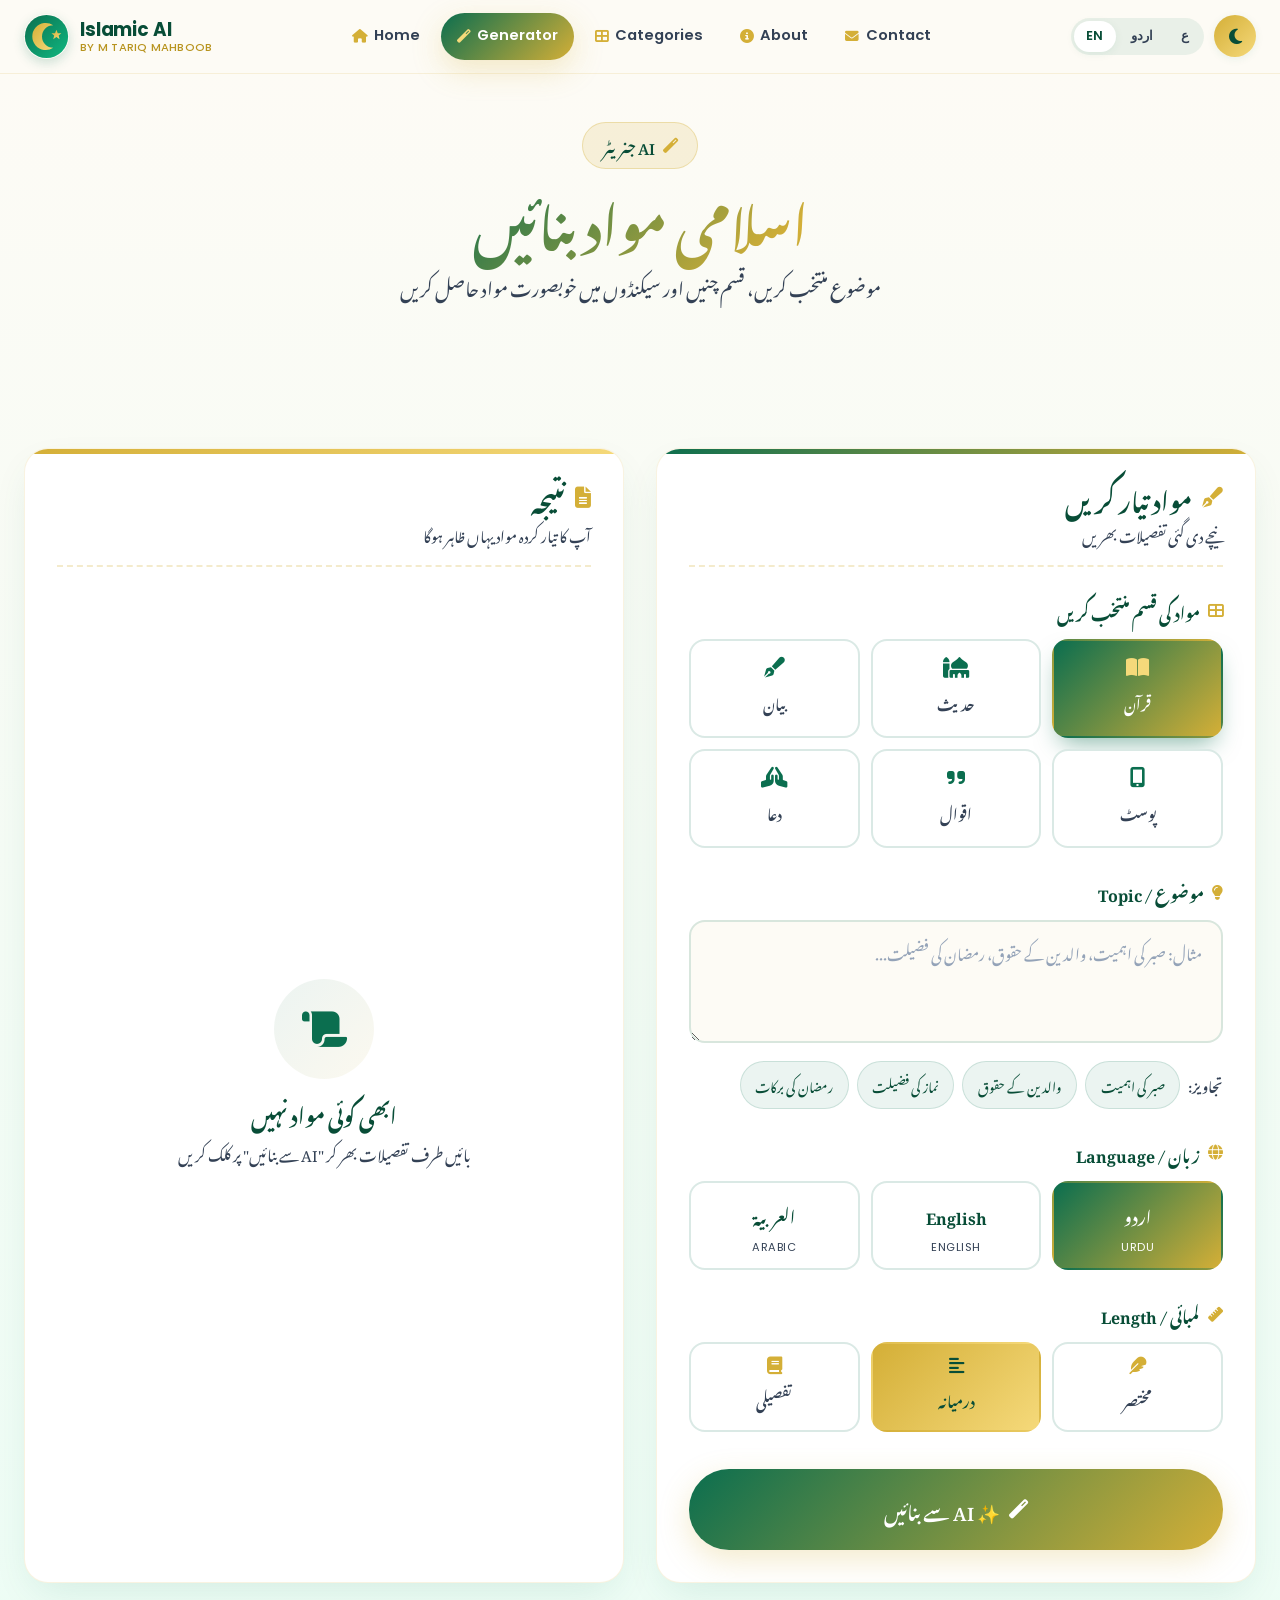
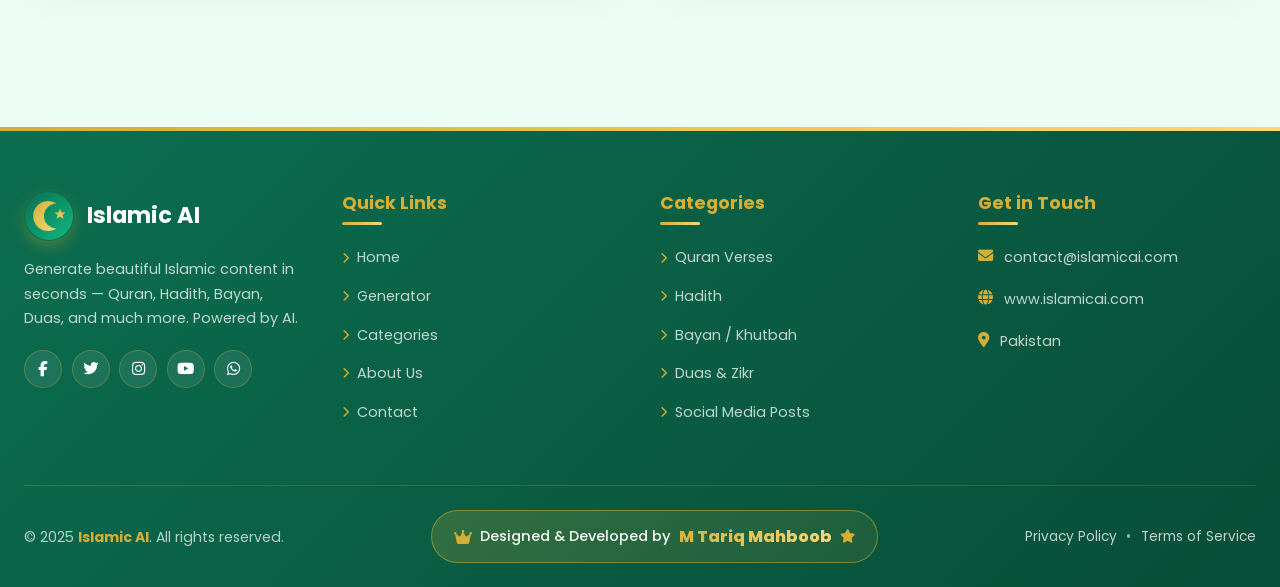
<file: generator.html>
<!DOCTYPE html>
<html lang="en" dir="ltr">
<head>
  <meta charset="UTF-8">
  <meta name="viewport" content="width=device-width, initial-scale=1.0">
  <title>AI Generator | Islamic AI</title>
  
  <!-- Google Fonts -->
  <link rel="preconnect" href="https://fonts.googleapis.com">
  <link rel="preconnect" href="https://fonts.gstatic.com" crossorigin>
  <link href="https://fonts.googleapis.com/css2?family=Noto+Nastaliq+Urdu:wght@400;600;700&family=Poppins:wght@400;500;600;700;800&family=Amiri:wght@400;700&display=swap" rel="stylesheet">
  
  <!-- Font Awesome Icons -->
  <link rel="stylesheet" href="https://cdnjs.cloudflare.com/ajax/libs/font-awesome/6.5.0/css/all.min.css">
  
  <!-- CSS File -->
  <link rel="stylesheet" href="css/style.css">
</head>
<body>

  <!-- ============ HEADER ============ -->
  <header class="header">
    <div class="container header-inner">
      
      <a href="index.html" class="brand">
        <img src="assets/images/logo.svg" alt="Logo" width="45" height="45">
        <div class="brand-text">
          <span class="brand-name">Islamic AI</span>
          <span class="brand-tagline">by M Tariq Mahboob</span>
        </div>
      </a>
      
      <nav class="nav-menu">
        <a href="index.html" class="nav-link">
          <i class="fas fa-home"></i> Home
        </a>
        <a href="generator.html" class="nav-link active">
          <i class="fas fa-magic"></i> Generator
        </a>
        <a href="categories.html" class="nav-link">
          <i class="fas fa-th-large"></i> Categories
        </a>
        <a href="about.html" class="nav-link">
          <i class="fas fa-info-circle"></i> About
        </a>
        <a href="contact.html" class="nav-link">
          <i class="fas fa-envelope"></i> Contact
        </a>
      </nav>
      
      <div class="header-actions">
        <div class="lang-switcher">
          <button class="lang-btn active" data-lang="en">EN</button>
          <button class="lang-btn" data-lang="ur">اردو</button>
          <button class="lang-btn" data-lang="ar">ع</button>
        </div>
        <button class="theme-toggle" id="themeToggle" aria-label="Toggle theme">
          <i class="fas fa-moon"></i>
        </button>
        <button class="mobile-menu-btn" id="mobileMenuBtn" aria-label="Menu">
          <i class="fas fa-bars"></i>
        </button>
      </div>
      
    </div>
  </header>

  <!-- ============ GENERATOR PAGE ============ -->
  <main class="generator-page" dir="rtl">
    
    <!-- Page Header -->
    <section class="generator-header">
      <div class="container">
        <span class="section-badge">
          <i class="fas fa-magic"></i>
          AI جنریٹر
        </span>
        <h1 class="generator-title">
          <span class="gradient-text">اسلامی مواد بنائیں</span>
        </h1>
        <p class="generator-desc">
          موضوع منتخب کریں، قسم چنیں اور سیکنڈوں میں خوبصورت مواد حاصل کریں
        </p>
      </div>
    </section>

    <!-- Main Generator Area -->
    <section class="generator-main">
      <div class="container">
        
        <div class="generator-wrapper">
          
          <!-- ============ LEFT: INPUT PANEL ============ -->
          <div class="input-panel">
            
            <div class="panel-header">
              <h2>
                <i class="fas fa-pen-fancy"></i>
                مواد تیار کریں
              </h2>
              <p>نیچے دی گئی تفصیلات بھریں</p>
            </div>
            
            <!-- Content Type Selector -->
            <div class="form-group">
              <label class="form-label">
                <i class="fas fa-th-large"></i>
                مواد کی قسم منتخب کریں
              </label>
              <div class="type-grid">
                
                <button class="type-btn active" data-type="quran">
                  <i class="fas fa-book-open"></i>
                  <span>قرآن</span>
                </button>
                
                <button class="type-btn" data-type="hadith">
                  <i class="fas fa-mosque"></i>
                  <span>حدیث</span>
                </button>
                
                <button class="type-btn" data-type="bayan">
                  <i class="fas fa-pen-fancy"></i>
                  <span>بیان</span>
                </button>
                
                <button class="type-btn" data-type="post">
                  <i class="fas fa-mobile-alt"></i>
                  <span>پوسٹ</span>
                </button>
                
                <button class="type-btn" data-type="quote">
                  <i class="fas fa-quote-right"></i>
                  <span>اقوال</span>
                </button>
                
                <button class="type-btn" data-type="dua">
                  <i class="fas fa-hands-praying"></i>
                  <span>دعا</span>
                </button>
                
              </div>
            </div>
            
            <!-- Topic Input -->
            <div class="form-group">
              <label class="form-label" for="topicInput">
                <i class="fas fa-lightbulb"></i>
                موضوع / Topic
              </label>
              <textarea 
                id="topicInput" 
                class="form-input" 
                rows="3"
                placeholder="مثال: صبر کی اہمیت، والدین کے حقوق، رمضان کی فضیلت..."
              ></textarea>
              
              <!-- Quick Suggestions -->
              <div class="suggestions">
                <span class="suggestion-label">تجاویز:</span>
                <button class="suggestion-chip" data-topic="صبر کی اہمیت">صبر کی اہمیت</button>
                <button class="suggestion-chip" data-topic="والدین کے حقوق">والدین کے حقوق</button>
                <button class="suggestion-chip" data-topic="نماز کی فضیلت">نماز کی فضیلت</button>
                <button class="suggestion-chip" data-topic="رمضان کی برکات">رمضان کی برکات</button>
              </div>
            </div>
            
            <!-- Language Selector -->
            <div class="form-group">
              <label class="form-label">
                <i class="fas fa-globe"></i>
                زبان / Language
              </label>
              <div class="lang-grid">
                <button class="lang-option active" data-lang="ur">
                  <span>اردو</span>
                  <small>Urdu</small>
                </button>
                <button class="lang-option" data-lang="en">
                  <span>English</span>
                  <small>English</small>
                </button>
                <button class="lang-option" data-lang="ar">
                  <span>العربية</span>
                  <small>Arabic</small>
                </button>
              </div>
            </div>
            
            <!-- Length Selector -->
            <div class="form-group">
              <label class="form-label">
                <i class="fas fa-ruler"></i>
                لمبائی / Length
              </label>
              <div class="length-grid">
                <button class="length-option" data-length="short">
                  <i class="fas fa-feather"></i>
                  <span>مختصر</span>
                </button>
                <button class="length-option active" data-length="medium">
                  <i class="fas fa-align-left"></i>
                  <span>درمیانہ</span>
                </button>
                <button class="length-option" data-length="long">
                  <i class="fas fa-book"></i>
                  <span>تفصیلی</span>
                </button>
              </div>
            </div>
            
            <!-- Generate Button -->
            <button class="btn btn-primary generate-btn" id="generateBtn">
              <i class="fas fa-magic"></i>
              <span>✨ AI سے بنائیں</span>
            </button>
            
          </div>
          
          <!-- ============ RIGHT: OUTPUT PANEL ============ -->
          <div class="output-panel">
            
            <div class="panel-header">
              <h2>
                <i class="fas fa-file-alt"></i>
                نتیجہ
              </h2>
              <p>آپ کا تیار کردہ مواد یہاں ظاہر ہوگا</p>
            </div>
            
            <!-- Empty State -->
            <div class="output-empty" id="outputEmpty">
              <div class="empty-icon">
                <i class="fas fa-scroll"></i>
              </div>
              <h3>ابھی کوئی مواد نہیں</h3>
              <p>بائیں طرف تفصیلات بھر کر "AI سے بنائیں" پر کلک کریں</p>
            </div>
            
            <!-- Loading State -->
            <div class="output-loading" id="outputLoading" style="display: none;">
              <div class="loader"></div>
              <h3>AI سوچ رہا ہے...</h3>
              <p>برائے مہربانی انتظار کریں</p>
            </div>
            
            <!-- Result State -->
            <div class="output-result" id="outputResult" style="display: none;">
              
              <div class="result-meta">
                <span class="result-badge">
                  <i class="fas fa-check-circle"></i>
                  تیار
                </span>
                <span class="result-time" id="resultTime"></span>
              </div>
              
              <div class="result-content" id="resultContent">
                <!-- AI content will appear here -->
              </div>
              
              <!-- Action Buttons -->
              <div class="result-actions">
                <button class="action-btn" id="copyBtn" title="کاپی کریں">
                  <i class="fas fa-copy"></i>
                  <span>کاپی</span>
                </button>
                <button class="action-btn" id="downloadBtn" title="ڈاؤن لوڈ کریں">
                  <i class="fas fa-download"></i>
                  <span>ڈاؤن لوڈ</span>
                </button>
                <button class="action-btn" id="shareBtn" title="شیئر کریں">
                  <i class="fas fa-share-alt"></i>
                  <span>شیئر</span>
                </button>
                <button class="action-btn" id="regenBtn" title="دوبارہ بنائیں">
                  <i class="fas fa-redo"></i>
                  <span>دوبارہ</span>
                </button>
              </div>
              
            </div>
            
            <!-- Error State -->
            <div class="output-error" id="outputError" style="display: none;">
              <div class="error-icon">
                <i class="fas fa-exclamation-triangle"></i>
              </div>
              <h3>معذرت، کچھ غلط ہو گیا</h3>
              <p id="errorMessage">دوبارہ کوشش کریں</p>
              <button class="btn btn-outline" onclick="location.reload()">
                <i class="fas fa-redo"></i>
                دوبارہ کوشش کریں
              </button>
            </div>
            
          </div>
          
        </div>
        
      </div>
    </section>
    
  </main>

  <!-- ============ FOOTER ============ -->
  <footer class="footer">
    <div class="container">
      
      <div class="footer-grid">
        
        <div class="footer-col">
          <div class="footer-brand">
            <img src="assets/images/logo.svg" alt="Logo" width="50" height="50">
            <h3>Islamic AI</h3>
          </div>
          <p class="footer-desc">
            Generate beautiful Islamic content in seconds — Quran, Hadith, 
            Bayan, Duas, and much more. Powered by AI.
          </p>
          <div class="footer-social">
            <a href="#" aria-label="Facebook"><i class="fab fa-facebook-f"></i></a>
            <a href="#" aria-label="Twitter"><i class="fab fa-twitter"></i></a>
            <a href="#" aria-label="Instagram"><i class="fab fa-instagram"></i></a>
            <a href="#" aria-label="YouTube"><i class="fab fa-youtube"></i></a>
            <a href="#" aria-label="WhatsApp"><i class="fab fa-whatsapp"></i></a>
          </div>
        </div>
        
        <div class="footer-col">
          <h4>Quick Links</h4>
          <ul class="footer-links">
            <li><a href="index.html"><i class="fas fa-chevron-right"></i> Home</a></li>
            <li><a href="generator.html"><i class="fas fa-chevron-right"></i> Generator</a></li>
            <li><a href="categories.html"><i class="fas fa-chevron-right"></i> Categories</a></li>
            <li><a href="about.html"><i class="fas fa-chevron-right"></i> About Us</a></li>
            <li><a href="contact.html"><i class="fas fa-chevron-right"></i> Contact</a></li>
          </ul>
        </div>
        
        <div class="footer-col">
          <h4>Categories</h4>
          <ul class="footer-links">
            <li><a href="#"><i class="fas fa-chevron-right"></i> Quran Verses</a></li>
            <li><a href="#"><i class="fas fa-chevron-right"></i> Hadith</a></li>
            <li><a href="#"><i class="fas fa-chevron-right"></i> Bayan / Khutbah</a></li>
            <li><a href="#"><i class="fas fa-chevron-right"></i> Duas & Zikr</a></li>
            <li><a href="#"><i class="fas fa-chevron-right"></i> Social Media Posts</a></li>
          </ul>
        </div>
        
        <div class="footer-col">
          <h4>Get in Touch</h4>
          <ul class="footer-contact">
            <li>
              <i class="fas fa-envelope"></i>
              <span>contact@islamicai.com</span>
            </li>
            <li>
              <i class="fas fa-globe"></i>
              <span>www.islamicai.com</span>
            </li>
            <li>
              <i class="fas fa-map-marker-alt"></i>
              <span>Pakistan</span>
            </li>
          </ul>
        </div>
        
      </div>
      
      <div class="footer-bottom">
        <p class="copyright">
          © 2025 <strong>Islamic AI</strong>. All rights reserved.
        </p>
        <p class="designer-credit">
          <i class="fas fa-crown"></i>
          Designed &amp; Developed by 
          <span class="designer-name">M Tariq Mahboob</span>
          <i class="fas fa-star"></i>
        </p>
        <div class="footer-legal">
          <a href="privacy.html">Privacy Policy</a>
          <span>•</span>
          <a href="terms.html">Terms of Service</a>
        </div>
      </div>
      
    </div>
  </footer>

  <!-- JavaScript -->
  <script src="js/main.js"></script>

</body>
</html>
</file>
<file: css/style.css>
/* ============================================
   AI ISLAMIC CONTENT GENERATOR
   Designed by M Tariq Mahboob
   Emerald Green + Gold Theme
   ============================================ */

/* ---------- 1. COLOR PALETTE ---------- */
:root {
  /* 🟢 Emerald Greens */
  --emerald:       #0B6E4F;
  --emerald-dark:  #084D37;
  --emerald-light: #10B981;
  --sage:          #A7F3D0;
  --mint:          #ECFDF5;
  
  /* 🟡 Royal Golds */
  --gold:          #D4AF37;
  --gold-dark:     #B8941F;
  --gold-light:    #F5D97A;
  --amber:         #F59E0B;
  --cream:         #FDFBF5;
  
  /* 🌙 Dark Colors */
  --midnight:      #0F172A;
  --navy:          #1A2B3C;
  --slate:         #334155;
  
  /* ✨ Accents */
  --rose:          #E11D48;
  --sky:           #0EA5E9;
  --purple:        #8B5CF6;
  
  /* 🎨 Gradients */
  --gradient-islamic: linear-gradient(135deg, #0B6E4F 0%, #D4AF37 100%);
  --gradient-gold:    linear-gradient(135deg, #D4AF37 0%, #F5D97A 100%);
  --gradient-emerald: linear-gradient(135deg, #10B981 0%, #0B6E4F 100%);
  
  /* 📐 Radius */
  --radius-sm: 8px;
  --radius-md: 16px;
  --radius-lg: 24px;
  --radius-xl: 40px;
  
  /* 🌊 Shadows */
  --shadow-sm:   0 2px 8px rgba(11, 110, 79, 0.08);
  --shadow-md:   0 8px 24px rgba(11, 110, 79, 0.12);
  --shadow-lg:   0 20px 48px rgba(11, 110, 79, 0.18);
  --shadow-gold: 0 10px 30px rgba(212, 175, 55, 0.25);
  
  /* ⚡ Transition */
  --transition: all 0.3s cubic-bezier(0.4, 0, 0.2, 1);
}

/* ---------- 2. RESET & BASE ---------- */
* {
  margin: 0;
  padding: 0;
  box-sizing: border-box;
}

html {
  scroll-behavior: smooth;
}

body {
  font-family: 'Noto Nastaliq Urdu', 'Poppins', sans-serif;
  background: var(--cream);
  color: var(--navy);
  line-height: 1.9;
  direction: rtl;
  overflow-x: hidden;
  transition: var(--transition);
}

/* English text */
[lang="en"], .english {
  font-family: 'Poppins', sans-serif;
  direction: ltr;
}

/* Arabic text */
[lang="ar"], .arabic {
  font-family: 'Amiri', serif;
  direction: rtl;
  font-size: 1.4rem;
  line-height: 2.2;
}

/* ---------- 3. TYPOGRAPHY ---------- */
h1, h2, h3, h4 {
  font-weight: 700;
  line-height: 1.4;
  color: var(--emerald-dark);
}

h1 { font-size: clamp(2rem, 5vw, 3.5rem); }
h2 { font-size: clamp(1.6rem, 4vw, 2.5rem); }
h3 { font-size: clamp(1.2rem, 3vw, 1.75rem); }

p {
  font-size: 1.05rem;
  color: var(--slate);
  line-height: 2;
}

a {
  text-decoration: none;
  color: inherit;
  transition: var(--transition);
}

/* ---------- 4. BUTTONS ---------- */
.btn {
  display: inline-flex;
  align-items: center;
  gap: 0.6rem;
  padding: 0.9rem 2rem;
  border: none;
  border-radius: var(--radius-xl);
  font-family: 'Noto Nastaliq Urdu', sans-serif;
  font-size: 1.05rem;
  font-weight: 600;
  cursor: pointer;
  transition: var(--transition);
  position: relative;
  overflow: hidden;
}

.btn-primary {
  background: var(--gradient-islamic);
  color: white;
  box-shadow: var(--shadow-gold);
}

.btn-primary:hover {
  transform: translateY(-3px);
  box-shadow: 0 15px 40px rgba(212, 175, 55, 0.4);
}

.btn-gold {
  background: var(--gradient-gold);
  color: var(--emerald-dark);
  box-shadow: var(--shadow-gold);
}

.btn-gold:hover {
  transform: translateY(-3px) scale(1.02);
}

.btn-outline {
  background: transparent;
  color: var(--emerald);
  border: 2px solid var(--emerald);
}

.btn-outline:hover {
  background: var(--emerald);
  color: white;
}

/* ---------- 5. CONTAINER ---------- */
.container {
  max-width: 1280px;
  margin: 0 auto;
  padding: 0 1.5rem;
}

/* ---------- 6. SECTIONS ---------- */
section {
  padding: 5rem 0;
  position: relative;
}

/* ---------- 7. ANIMATIONS ---------- */
@keyframes fadeInUp {
  from {
    opacity: 0;
    transform: translateY(30px);
  }
  to {
    opacity: 1;
    transform: translateY(0);
  }
}

@keyframes float {
  0%, 100% { transform: translateY(0); }
  50% { transform: translateY(-15px); }
}

@keyframes glow {
  0%, 100% { box-shadow: 0 0 20px rgba(212, 175, 55, 0.4); }
  50% { box-shadow: 0 0 40px rgba(212, 175, 55, 0.8); }
}

.fade-in-up {
  animation: fadeInUp 0.8s ease-out forwards;
}
/* ============================================
   HERO SECTION
   ============================================ */

.hero {
  min-height: 90vh;
  display: flex;
  align-items: center;
  justify-content: center;
  background-image: 
    url('../assets/images/pattern.svg'),
    linear-gradient(135deg, #ECFDF5 0%, #FDFBF5 50%, #FEF3C7 100%);
  background-size: 60px 60px, 100% 100%;
  position: relative;
  overflow: hidden;
  text-align: center;
  padding: 4rem 0 6rem;
}

/* Floating decorative shapes */
.hero-decor {
  position: absolute;
  font-size: 12rem;
  opacity: 0.06;
  pointer-events: none;
  user-select: none;
}

.decor-1 {
  top: 5%;
  left: -3%;
  color: var(--emerald);
  animation: float 8s ease-in-out infinite;
}

.decor-2 {
  bottom: 5%;
  right: -3%;
  color: var(--gold);
  animation: float 10s ease-in-out infinite reverse;
  font-size: 8rem;
}

.decor-3 {
  top: 40%;
  right: 5%;
  color: var(--purple);
  animation: float 12s ease-in-out infinite;
  font-size: 6rem;
  opacity: 0.04;
}

.hero-content {
  position: relative;
  z-index: 2;
  animation: fadeInUp 1s ease-out;
}

/* Logo */
.hero-logo {
  margin-bottom: 1.5rem;
  display: inline-block;
  animation: float 4s ease-in-out infinite;
  filter: drop-shadow(0 15px 30px rgba(11, 110, 79, 0.3));
}

/* Bismillah */
.bismillah {
  font-family: 'Amiri', serif;
  font-size: clamp(1.5rem, 4vw, 2.2rem);
  color: var(--emerald);
  margin-bottom: 1.5rem;
  letter-spacing: 1px;
  font-weight: 700;
}

/* Main heading with gradient */
.hero-title {
  font-size: clamp(2.2rem, 6vw, 4rem);
  font-weight: 800;
  margin-bottom: 0.8rem;
  line-height: 1.3;
}

.gradient-text {
  background: linear-gradient(135deg, #0B6E4F 0%, #D4AF37 50%, #0B6E4F 100%);
  background-size: 200% auto;
  -webkit-background-clip: text;
  background-clip: text;
  color: transparent;
  animation: shine 4s linear infinite;
}

@keyframes shine {
  to { background-position: 200% center; }
}

/* English subtitle */
.hero-subtitle {
  font-family: 'Poppins', sans-serif;
  font-size: clamp(1rem, 2vw, 1.3rem);
  color: var(--gold-dark);
  margin-bottom: 1.5rem;
  letter-spacing: 0.5px;
  font-weight: 500;
}

/* Urdu description */
.hero-description {
  font-size: clamp(1rem, 2vw, 1.2rem);
  color: var(--slate);
  max-width: 750px;
  margin: 0 auto 2.5rem;
  line-height: 2.2;
}

/* Buttons container */
.hero-buttons {
  display: flex;
  gap: 1rem;
  justify-content: center;
  flex-wrap: wrap;
  margin-bottom: 2rem;
}

.hero-buttons .btn {
  font-size: 1.1rem;
  padding: 1rem 2.2rem;
}

/* Trust badge */
.hero-badge {
  display: inline-flex;
  align-items: center;
  gap: 0.6rem;
  padding: 0.6rem 1.5rem;
  background: rgba(255, 255, 255, 0.7);
  backdrop-filter: blur(10px);
  border-radius: var(--radius-xl);
  border: 1px solid rgba(212, 175, 55, 0.3);
  box-shadow: var(--shadow-sm);
  font-size: 0.95rem;
  color: var(--emerald-dark);
  font-weight: 600;
}

.hero-badge i {
  color: var(--gold);
  animation: twinkle 2s ease-in-out infinite;
}

@keyframes twinkle {
  0%, 100% { opacity: 1; transform: scale(1); }
  50% { opacity: 0.6; transform: scale(1.15); }
}

/* Mobile */
@media (max-width: 600px) {
  .hero {
    min-height: 85vh;
    padding: 3rem 0 4rem;
  }
  
  .hero-decor {
    font-size: 8rem;
  }
  
  .hero-buttons {
    flex-direction: column;
    align-items: stretch;
  }
  
  .hero-buttons .btn {
    justify-content: center;
  }
}
/* ============================================
   HEADER - ENGLISH VERSION
   ============================================ */

.header {
  position: sticky;
  top: 0;
  z-index: 1000;
  background: rgba(253, 251, 245, 0.85);
  backdrop-filter: blur(20px);
  -webkit-backdrop-filter: blur(20px);
  border-bottom: 1px solid rgba(212, 175, 55, 0.15);
  padding: 0.8rem 0;
  transition: var(--transition);
  direction: ltr;
}

.header.scrolled {
  box-shadow: var(--shadow-md);
  background: rgba(253, 251, 245, 0.95);
}

.header-inner {
  display: flex;
  align-items: center;
  justify-content: space-between;
  gap: 1.5rem;
}

.brand {
  display: flex;
  align-items: center;
  gap: 0.7rem;
  flex-shrink: 0;
}

.brand img {
  border-radius: 50%;
  box-shadow: 0 4px 12px rgba(11, 110, 79, 0.2);
  transition: var(--transition);
}

.brand:hover img {
  transform: rotate(15deg) scale(1.05);
}

.brand-name {
  font-family: 'Poppins', sans-serif;
  font-size: 1.25rem;
  font-weight: 700;
  color: var(--emerald-dark);
  letter-spacing: -0.01em;
  white-space: nowrap;
}

/* Navigation */
.nav-menu {
  display: flex;
  align-items: center;
  gap: 0.3rem;
  flex: 1;
  justify-content: center;
}

.nav-link {
  display: flex;
  align-items: center;
  gap: 0.4rem;
  padding: 0.6rem 1rem;
  border-radius: var(--radius-xl);
  font-family: 'Poppins', sans-serif;
  font-size: 0.92rem;
  font-weight: 600;
  color: var(--slate);
  transition: var(--transition);
  white-space: nowrap;
}

.nav-link i {
  font-size: 0.85rem;
  color: var(--gold);
  transition: var(--transition);
}

.nav-link:hover {
  background: rgba(11, 110, 79, 0.08);
  color: var(--emerald);
  transform: translateY(-2px);
}

.nav-link:hover i {
  color: var(--emerald);
}

.nav-link.active {
  background: var(--gradient-islamic);
  color: white;
  box-shadow: var(--shadow-gold);
}

.nav-link.active i {
  color: var(--gold-light);
}

/* Header Actions */
.header-actions {
  display: flex;
  align-items: center;
  gap: 0.6rem;
  flex-shrink: 0;
}

.lang-switcher {
  display: flex;
  background: rgba(11, 110, 79, 0.08);
  border-radius: var(--radius-xl);
  padding: 3px;
  gap: 2px;
}

.lang-btn {
  padding: 0.4rem 0.8rem;
  border: none;
  background: transparent;
  border-radius: var(--radius-xl);
  font-family: 'Poppins', sans-serif;
  font-size: 0.8rem;
  font-weight: 600;
  color: var(--slate);
  cursor: pointer;
  transition: var(--transition);
}

.lang-btn:hover {
  color: var(--emerald);
}

.lang-btn.active {
  background: white;
  color: var(--emerald-dark);
  box-shadow: var(--shadow-sm);
}

.theme-toggle {
  width: 42px;
  height: 42px;
  border-radius: 50%;
  border: none;
  background: var(--gradient-gold);
  color: var(--emerald-dark);
  cursor: pointer;
  display: flex;
  align-items: center;
  justify-content: center;
  font-size: 1.1rem;
  transition: var(--transition);
  box-shadow: var(--shadow-sm);
}

.theme-toggle:hover {
  transform: rotate(20deg) scale(1.1);
  box-shadow: var(--shadow-gold);
}

.mobile-menu-btn {
  display: none;
  width: 42px;
  height: 42px;
  border-radius: 50%;
  border: none;
  background: var(--gradient-islamic);
  color: white;
  cursor: pointer;
  font-size: 1.1rem;
  transition: var(--transition);
}

/* ============================================
   FOOTER - ENGLISH VERSION
   ============================================ */

.footer {
  background: linear-gradient(135deg, #0B6E4F 0%, #084D37 100%);
  color: white;
  padding: 4rem 0 1.5rem;
  position: relative;
  overflow: hidden;
  direction: ltr;
  font-family: 'Poppins', sans-serif;
}

.footer::before {
  content: '';
  position: absolute;
  top: 0;
  left: 0;
  right: 0;
  height: 4px;
  background: var(--gradient-gold);
}

.footer-grid {
  display: grid;
  grid-template-columns: repeat(auto-fit, minmax(220px, 1fr));
  gap: 2.5rem;
  margin-bottom: 3rem;
  position: relative;
  z-index: 2;
}

.footer-col h4 {
  font-family: 'Poppins', sans-serif;
  font-size: 1.1rem;
  font-weight: 700;
  color: var(--gold);
  margin-bottom: 1.2rem;
  position: relative;
  padding-bottom: 0.6rem;
}

.footer-col h4::after {
  content: '';
  position: absolute;
  bottom: 0;
  left: 0;
  width: 40px;
  height: 3px;
  background: var(--gradient-gold);
  border-radius: 10px;
}

/* Brand Column */
.footer-brand {
  display: flex;
  align-items: center;
  gap: 0.8rem;
  margin-bottom: 1rem;
}

.footer-brand img {
  border-radius: 50%;
  box-shadow: 0 6px 15px rgba(212, 175, 55, 0.3);
}

.footer-brand h3 {
  font-family: 'Poppins', sans-serif;
  font-size: 1.4rem;
  color: white;
  font-weight: 700;
}

.footer-desc {
  color: rgba(255, 255, 255, 0.75);
  font-size: 0.9rem;
  line-height: 1.7;
  margin-bottom: 1.2rem;
}

.footer-social {
  display: flex;
  gap: 0.6rem;
  flex-wrap: wrap;
}

.footer-social a {
  width: 38px;
  height: 38px;
  border-radius: 50%;
  background: rgba(255, 255, 255, 0.08);
  border: 1px solid rgba(212, 175, 55, 0.3);
  display: flex;
  align-items: center;
  justify-content: center;
  color: white;
  font-size: 0.95rem;
  transition: var(--transition);
}

.footer-social a:hover {
  background: var(--gradient-gold);
  color: var(--emerald-dark);
  transform: translateY(-3px);
  box-shadow: var(--shadow-gold);
}

/* Footer Links */
.footer-links {
  list-style: none;
  padding: 0;
}

.footer-links li {
  margin-bottom: 0.7rem;
}

.footer-links a {
  color: rgba(255, 255, 255, 0.75);
  font-size: 0.9rem;
  display: flex;
  align-items: center;
  gap: 0.5rem;
  transition: var(--transition);
}

.footer-links a i {
  font-size: 0.7rem;
  color: var(--gold);
  transition: var(--transition);
}

.footer-links a:hover {
  color: var(--gold);
  padding-left: 5px;
}

/* Footer Contact */
.footer-contact {
  list-style: none;
  padding: 0;
}

.footer-contact li {
  display: flex;
  align-items: flex-start;
  gap: 0.7rem;
  color: rgba(255, 255, 255, 0.75);
  font-size: 0.9rem;
  margin-bottom: 0.9rem;
}

.footer-contact li i {
  color: var(--gold);
  margin-top: 4px;
  font-size: 0.95rem;
}

/* Footer Bottom */
.footer-bottom {
  border-top: 1px solid rgba(212, 175, 55, 0.2);
  padding-top: 1.5rem;
  display: flex;
  flex-wrap: wrap;
  justify-content: space-between;
  align-items: center;
  gap: 1rem;
  position: relative;
  z-index: 2;
}

.copyright {
  color: rgba(255, 255, 255, 0.7);
  font-size: 0.88rem;
}

.copyright strong {
  color: var(--gold);
}

.designer-credit {
  display: inline-flex;
  align-items: center;
  gap: 0.5rem;
  padding: 0.5rem 1.2rem;
  background: rgba(212, 175, 55, 0.15);
  border: 1px solid rgba(212, 175, 55, 0.4);
  border-radius: 100px;
  font-size: 0.88rem;
  color: rgba(255, 255, 255, 0.9);
  transition: var(--transition);
}

.designer-credit:hover {
  background: rgba(212, 175, 55, 0.25);
  transform: translateY(-2px);
}

.designer-credit i {
  color: var(--gold);
}

.designer-name {
  background: linear-gradient(135deg, #D4AF37, #F5D97A);
  -webkit-background-clip: text;
  background-clip: text;
  color: transparent;
  font-weight: 800;
}

.footer-legal {
  display: flex;
  align-items: center;
  gap: 0.6rem;
  font-size: 0.85rem;
  color: rgba(255, 255, 255, 0.6);
}

.footer-legal a {
  color: rgba(255, 255, 255, 0.75);
  transition: var(--transition);
}

.footer-legal a:hover {
  color: var(--gold);
}

/* ============================================
   RESPONSIVE
   ============================================ */

@media (max-width: 968px) {
  .nav-menu {
    display: none;
    position: absolute;
    top: 100%;
    left: 0;
    right: 0;
    flex-direction: column;
    background: white;
    padding: 1rem;
    box-shadow: var(--shadow-lg);
    border-radius: 0 0 var(--radius-lg) var(--radius-lg);
    gap: 0.3rem;
  }
  
  .nav-menu.open {
    display: flex;
  }
  
  .nav-link {
    width: 100%;
    justify-content: flex-start;
    padding: 0.8rem 1rem;
  }
  
  .mobile-menu-btn {
    display: flex;
    align-items: center;
    justify-content: center;
  }
}

@media (max-width: 700px) {
  .lang-switcher {
    display: none;
  }
  
  .brand-name {
    display: none;
  }
  
  .footer-grid {
    grid-template-columns: 1fr;
    gap: 2rem;
  }
  
  .footer-bottom {
    flex-direction: column;
    text-align: center;
  }
}
/* ============================================
   BRAND TAGLINE (Header mein aapka naam)
   ============================================ */

.brand-text {
  display: flex;
  flex-direction: column;
  line-height: 1.2;
}

.brand-name {
  font-family: 'Poppins', sans-serif;
  font-size: 1.15rem;
  font-weight: 700;
  color: var(--emerald-dark);
  letter-spacing: -0.01em;
}

.brand-tagline {
  font-family: 'Poppins', sans-serif;
  font-size: 0.7rem;
  font-weight: 500;
  color: var(--gold-dark);
  letter-spacing: 0.02em;
  text-transform: uppercase;
}

/* ============================================
   DESIGNER CREDIT - More Prominent
   ============================================ */

.designer-credit {
  display: inline-flex;
  align-items: center;
  gap: 0.5rem;
  padding: 0.6rem 1.4rem;
  background: linear-gradient(135deg, rgba(212, 175, 55, 0.2), rgba(212, 175, 55, 0.1));
  border: 1.5px solid rgba(212, 175, 55, 0.5);
  border-radius: 100px;
  font-size: 0.92rem;
  color: rgba(255, 255, 255, 0.95);
  transition: var(--transition);
  font-weight: 500;
}

.designer-credit:hover {
  background: linear-gradient(135deg, rgba(212, 175, 55, 0.3), rgba(212, 175, 55, 0.2));
  transform: translateY(-2px);
  box-shadow: 0 10px 25px rgba(212, 175, 55, 0.3);
}

.designer-credit i {
  color: var(--gold);
  font-size: 1rem;
}

.designer-credit i.fa-star {
  font-size: 0.85rem;
  animation: twinkle 2s ease-in-out infinite;
}

.designer-name {
  background: linear-gradient(135deg, #D4AF37 0%, #F5D97A 50%, #D4AF37 100%);
  background-size: 200% auto;
  -webkit-background-clip: text;
  background-clip: text;
  color: transparent;
  font-weight: 800;
  font-size: 1rem;
  animation: shine 3s linear infinite;
}

/* Mobile - tagline chhota */
@media (max-width: 968px) {
  .brand-tagline {
    font-size: 0.65rem;
  }
}

@media (max-width: 600px) {
  .brand-text {
    display: none;
  }
  
  .designer-credit {
    font-size: 0.82rem;
    padding: 0.5rem 1rem;
  }
  
  .designer-name {
    font-size: 0.9rem;
  }
}
/* ============================================
   FEATURES SECTION
   ============================================ */

.features {
  background: linear-gradient(180deg, #FDFBF5 0%, #ECFDF5 100%);
  position: relative;
  overflow: hidden;
}

.features::before {
  content: '';
  position: absolute;
  top: -100px;
  right: -100px;
  width: 400px;
  height: 400px;
  background: radial-gradient(circle, rgba(212, 175, 55, 0.08), transparent 70%);
  border-radius: 50%;
}

.features::after {
  content: '';
  position: absolute;
  bottom: -100px;
  left: -100px;
  width: 400px;
  height: 400px;
  background: radial-gradient(circle, rgba(11, 110, 79, 0.08), transparent 70%);
  border-radius: 50%;
}

/* Section Header */
.section-header {
  text-align: center;
  margin-bottom: 3.5rem;
  position: relative;
  z-index: 2;
}

.section-badge {
  display: inline-flex;
  align-items: center;
  gap: 0.5rem;
  padding: 0.5rem 1.2rem;
  background: rgba(212, 175, 55, 0.15);
  border: 1px solid rgba(212, 175, 55, 0.3);
  border-radius: var(--radius-xl);
  font-family: 'Noto Nastaliq Urdu', sans-serif;
  font-size: 0.95rem;
  font-weight: 600;
  color: var(--emerald-dark);
  margin-bottom: 1rem;
}

.section-badge i {
  color: var(--gold);
  animation: twinkle 2s ease-in-out infinite;
}

.section-title {
  font-size: clamp(1.8rem, 4.5vw, 3rem);
  font-weight: 800;
  margin-bottom: 1rem;
  line-height: 1.3;
}

.section-desc {
  font-size: 1.1rem;
  color: var(--slate);
  max-width: 650px;
  margin: 0 auto 1.5rem;
}

/* Divider with Mosque icon */
.divider {
  display: flex;
  align-items: center;
  justify-content: center;
  gap: 1rem;
  margin: 1.5rem auto;
  max-width: 300px;
  color: var(--gold);
}

.divider::before,
.divider::after {
  content: '';
  height: 2px;
  flex: 1;
  background: var(--gradient-gold);
  border-radius: 10px;
}

.divider i {
  font-size: 1.3rem;
}

/* Features Grid */
.features-grid {
  display: grid;
  grid-template-columns: repeat(auto-fit, minmax(280px, 1fr));
  gap: 1.8rem;
  position: relative;
  z-index: 2;
}

/* Feature Card */
.feature-card {
  background: white;
  border-radius: var(--radius-lg);
  padding: 2rem 1.6rem 1.8rem;
  box-shadow: 0 10px 30px -10px rgba(11, 110, 79, 0.1);
  position: relative;
  overflow: hidden;
  transition: all 0.4s cubic-bezier(0.4, 0, 0.2, 1);
  border: 1px solid rgba(212, 175, 55, 0.1);
  cursor: pointer;
  display: flex;
  flex-direction: column;
}

/* Top gradient bar */
.feature-card::before {
  content: '';
  position: absolute;
  top: 0;
  right: 0;
  left: 0;
  height: 5px;
  background: linear-gradient(90deg, var(--card-color-1), var(--card-color-2));
  transition: height 0.3s ease;
}

/* Subtle background glow */
.feature-card::after {
  content: '';
  position: absolute;
  top: -50%;
  right: -50%;
  width: 200%;
  height: 200%;
  background: radial-gradient(circle at 30% 20%, var(--card-color-1), transparent 60%);
  opacity: 0.03;
  transition: opacity 0.4s ease;
  pointer-events: none;
}

.feature-card:hover {
  transform: translateY(-10px);
  box-shadow: 0 25px 50px -15px rgba(11, 110, 79, 0.25);
  border-color: var(--card-color-1);
}

.feature-card:hover::before {
  height: 8px;
}

.feature-card:hover::after {
  opacity: 0.08;
}

/* Feature Icon */
.feature-icon {
  width: 65px;
  height: 65px;
  border-radius: 20px;
  display: flex;
  align-items: center;
  justify-content: center;
  font-size: 1.8rem;
  color: white;
  margin-bottom: 1.2rem;
  background: linear-gradient(135deg, var(--card-color-1), var(--card-color-2));
  box-shadow: 0 12px 25px -8px var(--card-color-1);
  transition: all 0.4s ease;
  position: relative;
  z-index: 2;
}

.feature-card:hover .feature-icon {
  transform: rotate(-8deg) scale(1.1);
  box-shadow: 0 18px 35px -8px var(--card-color-1);
}

/* Feature Title (Urdu) */
.feature-title {
  font-family: 'Noto Nastaliq Urdu', sans-serif;
  font-size: 1.4rem;
  font-weight: 700;
  color: var(--emerald-dark);
  margin-bottom: 0.2rem;
  line-height: 1.5;
  position: relative;
  z-index: 2;
}

/* Feature Subtitle (English) */
.feature-subtitle {
  font-family: 'Poppins', sans-serif;
  font-size: 0.82rem;
  font-weight: 600;
  text-transform: uppercase;
  letter-spacing: 0.05em;
  color: var(--card-color-1);
  margin-bottom: 0.9rem;
  position: relative;
  z-index: 2;
}

/* Feature Description */
.feature-desc {
  font-family: 'Noto Nastaliq Urdu', sans-serif;
  font-size: 0.98rem;
  color: var(--slate);
  line-height: 2;
  margin-bottom: 1.2rem;
  flex: 1;
  position: relative;
  z-index: 2;
}

/* Feature Tags */
.feature-tags {
  display: flex;
  flex-wrap: wrap;
  gap: 0.4rem;
  margin-bottom: 1rem;
  position: relative;
  z-index: 2;
}

.feature-tags span {
  padding: 0.25rem 0.7rem;
  background: rgba(11, 110, 79, 0.06);
  color: var(--emerald-dark);
  font-family: 'Noto Nastaliq Urdu', sans-serif;
  font-size: 0.78rem;
  font-weight: 600;
  border-radius: 100px;
  border: 1px solid rgba(11, 110, 79, 0.1);
  transition: all 0.3s ease;
}

.feature-card:hover .feature-tags span {
  background: linear-gradient(135deg, var(--card-color-1), var(--card-color-2));
  color: white;
  border-color: transparent;
}

/* Arrow */
.feature-arrow {
  display: flex;
  align-items: center;
  justify-content: center;
  width: 38px;
  height: 38px;
  border-radius: 50%;
  background: rgba(11, 110, 79, 0.06);
  color: var(--card-color-1);
  font-size: 0.85rem;
  transition: all 0.3s ease;
  position: absolute;
  bottom: 1.6rem;
  left: 1.6rem;
  z-index: 2;
}

.feature-card:hover .feature-arrow {
  background: linear-gradient(135deg, var(--card-color-1), var(--card-color-2));
  color: white;
  transform: translateX(-5px);
  box-shadow: 0 8px 20px -5px var(--card-color-1);
}

/* ============================================
   FEATURES RESPONSIVE
   ============================================ */

@media (max-width: 968px) {
  .features-grid {
    grid-template-columns: repeat(auto-fit, minmax(260px, 1fr));
    gap: 1.4rem;
  }
}

@media (max-width: 600px) {
  .features {
    padding: 3.5rem 0;
  }
  
  .section-header {
    margin-bottom: 2.5rem;
  }
  
  .feature-card {
    padding: 1.7rem 1.3rem 1.6rem;
  }
  
  .feature-icon {
    width: 55px;
    height: 55px;
    font-size: 1.5rem;
  }
  
  .feature-title {
    font-size: 1.25rem;
  }
  
  .feature-desc {
    font-size: 0.92rem;
  }
}
/* ============================================
   GENERATOR PAGE - BEAUTIFUL DESIGN
   ============================================ */

.generator-page {
  background: linear-gradient(180deg, #FDFBF5 0%, #ECFDF5 100%);
  min-height: 100vh;
  padding-bottom: 4rem;
}

/* ---------- PAGE HEADER ---------- */
.generator-header {
  text-align: center;
  padding: 3rem 0 2rem;
  position: relative;
}

.generator-title {
  font-size: clamp(2rem, 5vw, 3.2rem);
  font-weight: 800;
  margin-bottom: 1rem;
  line-height: 1.3;
}

.generator-desc {
  font-size: 1.15rem;
  color: var(--slate);
  max-width: 650px;
  margin: 0 auto;
}

/* ---------- MAIN WRAPPER (2 columns) ---------- */
.generator-wrapper {
  display: grid;
  grid-template-columns: 1fr 1fr;
  gap: 2rem;
  margin-top: 2rem;
}

/* ---------- PANELS (Common) ---------- */
.input-panel,
.output-panel {
  background: white;
  border-radius: var(--radius-lg);
  padding: 2rem;
  box-shadow: 0 15px 40px -10px rgba(11, 110, 79, 0.12);
  border: 1px solid rgba(212, 175, 55, 0.15);
  position: relative;
  overflow: hidden;
}

.input-panel::before,
.output-panel::before {
  content: '';
  position: absolute;
  top: 0;
  left: 0;
  right: 0;
  height: 5px;
  background: var(--gradient-islamic);
}

.output-panel::before {
  background: var(--gradient-gold);
}

.panel-header {
  margin-bottom: 1.8rem;
  padding-bottom: 1rem;
  border-bottom: 2px dashed rgba(212, 175, 55, 0.25);
}

.panel-header h2 {
  font-family: 'Noto Nastaliq Urdu', sans-serif;
  font-size: 1.5rem;
  color: var(--emerald-dark);
  margin-bottom: 0.3rem;
  display: flex;
  align-items: center;
  gap: 0.6rem;
}

.panel-header h2 i {
  color: var(--gold);
  font-size: 1.3rem;
}

.panel-header p {
  font-family: 'Noto Nastaliq Urdu', sans-serif;
  font-size: 0.92rem;
  color: var(--slate);
}

/* ---------- FORM GROUPS ---------- */
.form-group {
  margin-bottom: 1.8rem;
}

.form-label {
  display: flex;
  align-items: center;
  gap: 0.5rem;
  font-family: 'Noto Nastaliq Urdu', sans-serif;
  font-size: 1rem;
  font-weight: 700;
  color: var(--emerald-dark);
  margin-bottom: 0.8rem;
}

.form-label i {
  color: var(--gold);
  font-size: 0.95rem;
}

/* ---------- TYPE GRID (6 buttons) ---------- */
.type-grid {
  display: grid;
  grid-template-columns: repeat(3, 1fr);
  gap: 0.7rem;
}

.type-btn {
  display: flex;
  flex-direction: column;
  align-items: center;
  justify-content: center;
  gap: 0.4rem;
  padding: 1rem 0.5rem;
  border: 2px solid rgba(11, 110, 79, 0.15);
  background: white;
  border-radius: var(--radius-md);
  cursor: pointer;
  transition: all 0.3s ease;
  font-family: 'Noto Nastaliq Urdu', sans-serif;
  color: var(--slate);
}

.type-btn i {
  font-size: 1.3rem;
  color: var(--emerald);
  transition: all 0.3s ease;
}

.type-btn span {
  font-size: 0.9rem;
  font-weight: 600;
}

.type-btn:hover {
  transform: translateY(-3px);
  border-color: var(--emerald);
  box-shadow: 0 10px 20px -8px rgba(11, 110, 79, 0.25);
}

.type-btn.active {
  background: var(--gradient-islamic);
  border-color: transparent;
  color: white;
  box-shadow: 0 12px 25px -8px rgba(11, 110, 79, 0.5);
}

.type-btn.active i {
  color: var(--gold-light);
}

/* ---------- FORM INPUT ---------- */
.form-input {
  width: 100%;
  padding: 1rem 1.2rem;
  border: 2px solid rgba(11, 110, 79, 0.15);
  border-radius: var(--radius-md);
  font-family: 'Noto Nastaliq Urdu', sans-serif;
  font-size: 1rem;
  color: var(--navy);
  background: #FDFBF5;
  resize: vertical;
  min-height: 90px;
  transition: all 0.3s ease;
  line-height: 1.8;
}

.form-input:focus {
  outline: none;
  border-color: var(--emerald);
  background: white;
  box-shadow: 0 0 0 4px rgba(11, 110, 79, 0.1);
}

.form-input::placeholder {
  color: #94A3B8;
  font-size: 0.95rem;
}

/* ---------- SUGGESTIONS ---------- */
.suggestions {
  display: flex;
  flex-wrap: wrap;
  align-items: center;
  gap: 0.5rem;
  margin-top: 0.8rem;
}

.suggestion-label {
  font-family: 'Noto Nastaliq Urdu', sans-serif;
  font-size: 0.85rem;
  color: var(--slate);
  font-weight: 600;
}

.suggestion-chip {
  padding: 0.4rem 0.9rem;
  background: rgba(11, 110, 79, 0.08);
  border: 1px solid rgba(11, 110, 79, 0.15);
  border-radius: 100px;
  font-family: 'Noto Nastaliq Urdu', sans-serif;
  font-size: 0.82rem;
  color: var(--emerald-dark);
  cursor: pointer;
  transition: all 0.3s ease;
}

.suggestion-chip:hover {
  background: var(--gradient-islamic);
  color: white;
  border-color: transparent;
  transform: translateY(-2px);
}

/* ---------- LANGUAGE OPTIONS ---------- */
.lang-grid {
  display: grid;
  grid-template-columns: repeat(3, 1fr);
  gap: 0.7rem;
}

.lang-option {
  display: flex;
  flex-direction: column;
  align-items: center;
  gap: 0.2rem;
  padding: 0.8rem 0.5rem;
  border: 2px solid rgba(11, 110, 79, 0.15);
  background: white;
  border-radius: var(--radius-md);
  cursor: pointer;
  transition: all 0.3s ease;
}

.lang-option span {
  font-family: 'Noto Nastaliq Urdu', 'Poppins', sans-serif;
  font-size: 1rem;
  font-weight: 700;
  color: var(--emerald-dark);
}

.lang-option small {
  font-family: 'Poppins', sans-serif;
  font-size: 0.7rem;
  color: var(--slate);
  text-transform: uppercase;
  letter-spacing: 0.05em;
}

.lang-option:hover {
  border-color: var(--emerald);
  transform: translateY(-3px);
}

.lang-option.active {
  background: var(--gradient-islamic);
  border-color: transparent;
}

.lang-option.active span,
.lang-option.active small {
  color: white;
}

/* ---------- LENGTH OPTIONS ---------- */
.length-grid {
  display: grid;
  grid-template-columns: repeat(3, 1fr);
  gap: 0.7rem;
}

.length-option {
  display: flex;
  flex-direction: column;
  align-items: center;
  gap: 0.4rem;
  padding: 0.8rem 0.5rem;
  border: 2px solid rgba(11, 110, 79, 0.15);
  background: white;
  border-radius: var(--radius-md);
  cursor: pointer;
  transition: all 0.3s ease;
  font-family: 'Noto Nastaliq Urdu', sans-serif;
  font-size: 0.9rem;
  font-weight: 600;
  color: var(--slate);
}

.length-option i {
  font-size: 1.1rem;
  color: var(--gold);
}

.length-option:hover {
  border-color: var(--gold);
  transform: translateY(-3px);
}

.length-option.active {
  background: var(--gradient-gold);
  border-color: transparent;
  color: var(--emerald-dark);
}

.length-option.active i {
  color: var(--emerald-dark);
}

/* ---------- GENERATE BUTTON ---------- */
.generate-btn {
  width: 100%;
  justify-content: center;
  font-size: 1.15rem;
  padding: 1.1rem;
  margin-top: 0.5rem;
  animation: glow 3s ease-in-out infinite;
}

.generate-btn i {
  font-size: 1.2rem;
}

/* ---------- OUTPUT STATES ---------- */
.output-panel {
  min-height: 500px;
  display: flex;
  flex-direction: column;
}

/* Empty State */
.output-empty,
.output-loading,
.output-error {
  flex: 1;
  display: flex;
  flex-direction: column;
  align-items: center;
  justify-content: center;
  text-align: center;
  padding: 2rem;
}

.empty-icon,
.error-icon {
  width: 100px;
  height: 100px;
  border-radius: 50%;
  background: linear-gradient(135deg, rgba(11, 110, 79, 0.08), rgba(212, 175, 55, 0.08));
  display: flex;
  align-items: center;
  justify-content: center;
  font-size: 2.5rem;
  color: var(--emerald);
  margin-bottom: 1.2rem;
  animation: float 4s ease-in-out infinite;
}

.error-icon {
  background: linear-gradient(135deg, rgba(225, 29, 72, 0.1), rgba(244, 63, 94, 0.1));
  color: var(--rose);
}

.output-empty h3,
.output-loading h3,
.output-error h3 {
  font-family: 'Noto Nastaliq Urdu', sans-serif;
  font-size: 1.3rem;
  color: var(--emerald-dark);
  margin-bottom: 0.6rem;
}

.output-empty p,
.output-loading p,
.output-error p {
  font-family: 'Noto Nastaliq Urdu', sans-serif;
  color: var(--slate);
  font-size: 0.95rem;
  max-width: 300px;
}

/* Loader */
.loader {
  width: 70px;
  height: 70px;
  border: 5px solid rgba(11, 110, 79, 0.15);
  border-top-color: var(--emerald);
  border-right-color: var(--gold);
  border-radius: 50%;
  animation: spin 1s linear infinite;
  margin-bottom: 1.5rem;
}

@keyframes spin {
  to { transform: rotate(360deg); }
}

/* Result State */
.output-result {
  flex: 1;
  display: flex;
  flex-direction: column;
}

.result-meta {
  display: flex;
  justify-content: space-between;
  align-items: center;
  margin-bottom: 1rem;
  padding-bottom: 0.8rem;
  border-bottom: 1px dashed rgba(212, 175, 55, 0.3);
}

.result-badge {
  display: inline-flex;
  align-items: center;
  gap: 0.4rem;
  padding: 0.35rem 0.9rem;
  background: rgba(16, 185, 129, 0.12);
  color: #047857;
  border-radius: 100px;
  font-family: 'Noto Nastaliq Urdu', sans-serif;
  font-size: 0.82rem;
  font-weight: 700;
}

.result-badge i {
  color: #10B981;
}

.result-time {
  font-family: 'Poppins', sans-serif;
  font-size: 0.8rem;
  color: var(--slate);
}

/* Result Content */
.result-content {
  flex: 1;
  padding: 1.3rem;
  background: linear-gradient(135deg, #FDFBF5, #ECFDF5);
  border-radius: var(--radius-md);
  border: 1px solid rgba(212, 175, 55, 0.2);
  font-family: 'Noto Nastaliq Urdu', sans-serif;
  font-size: 1.05rem;
  line-height: 2.2;
  color: var(--navy);
  white-space: pre-wrap;
  overflow-y: auto;
  max-height: 500px;
  margin-bottom: 1rem;
  position: relative;
}

.result-content::before {
  content: '❝';
  position: absolute;
  top: 10px;
  right: 15px;
  font-size: 3rem;
  color: rgba(212, 175, 55, 0.15);
  font-family: serif;
}

/* Result Actions */
.result-actions {
  display: grid;
  grid-template-columns: repeat(4, 1fr);
  gap: 0.6rem;
}

.action-btn {
  display: flex;
  flex-direction: column;
  align-items: center;
  gap: 0.3rem;
  padding: 0.8rem 0.4rem;
  background: white;
  border: 1.5px solid rgba(11, 110, 79, 0.15);
  border-radius: var(--radius-md);
  cursor: pointer;
  transition: all 0.3s ease;
  font-family: 'Noto Nastaliq Urdu', sans-serif;
  color: var(--slate);
}

.action-btn i {
  font-size: 1.1rem;
  color: var(--emerald);
  transition: all 0.3s ease;
}

.action-btn span {
  font-size: 0.8rem;
  font-weight: 600;
}

.action-btn:hover {
  transform: translateY(-3px);
  border-color: var(--emerald);
  background: var(--gradient-islamic);
  color: white;
  box-shadow: 0 10px 20px -8px rgba(11, 110, 79, 0.3);
}

.action-btn:hover i {
  color: var(--gold-light);
}

/* ---------- RESPONSIVE ---------- */
@media (max-width: 968px) {
  .generator-wrapper {
    grid-template-columns: 1fr;
    gap: 1.5rem;
  }
  
  .generator-header {
    padding: 2rem 0 1rem;
  }
}

@media (max-width: 600px) {
  .input-panel,
  .output-panel {
    padding: 1.5rem;
  }
  
  .type-grid,
  .lang-grid,
  .length-grid {
    grid-template-columns: repeat(2, 1fr);
  }
  
  .result-actions {
    grid-template-columns: repeat(2, 1fr);
  }
  
  .panel-header h2 {
    font-size: 1.25rem;
  }
}
/* ============================================
   CATEGORIES PAGE
   ============================================ */

.categories-page {
  background: linear-gradient(180deg, #FDFBF5 0%, #ECFDF5 100%);
  min-height: 100vh;
  padding-bottom: 4rem;
}

.page-header {
  text-align: center;
  padding: 3rem 0 2rem;
  position: relative;
}

.page-title {
  font-size: clamp(2rem, 5vw, 3.2rem);
  font-weight: 800;
  margin-bottom: 1rem;
  line-height: 1.3;
}

.page-desc {
  font-size: 1.15rem;
  color: var(--slate);
  max-width: 650px;
  margin: 0 auto;
}

/* Categories Grid */
.categories-section {
  padding: 2rem 0 4rem;
}

.categories-grid {
  display: grid;
  grid-template-columns: repeat(auto-fit, minmax(280px, 1fr));
  gap: 1.8rem;
}

.category-card {
  background: white;
  border-radius: var(--radius-lg);
  padding: 2rem 1.5rem;
  text-decoration: none;
  color: inherit;
  position: relative;
  overflow: hidden;
  transition: all 0.4s cubic-bezier(0.4, 0, 0.2, 1);
  box-shadow: 0 10px 30px -10px rgba(11, 110, 79, 0.1);
  border: 1px solid rgba(212, 175, 55, 0.1);
  display: flex;
  flex-direction: column;
  text-align: center;
}

.category-card::before {
  content: '';
  position: absolute;
  top: 0;
  right: 0;
  left: 0;
  height: 5px;
  background: linear-gradient(90deg, var(--card-color-1), var(--card-color-2));
  transition: height 0.3s ease;
}

.category-card:hover {
  transform: translateY(-10px);
  box-shadow: 0 25px 50px -15px rgba(11, 110, 79, 0.25);
  border-color: var(--card-color-1);
}

.category-card:hover::before {
  height: 8px;
}

.category-icon {
  width: 75px;
  height: 75px;
  border-radius: 24px;
  display: flex;
  align-items: center;
  justify-content: center;
  font-size: 2rem;
  color: white;
  margin: 0 auto 1.2rem;
  background: linear-gradient(135deg, var(--card-color-1), var(--card-color-2));
  box-shadow: 0 12px 25px -8px var(--card-color-1);
  transition: all 0.4s ease;
}

.category-card:hover .category-icon {
  transform: rotate(-8deg) scale(1.1);
}

.category-card h3 {
  font-family: 'Noto Nastaliq Urdu', sans-serif;
  font-size: 1.4rem;
  font-weight: 700;
  color: var(--emerald-dark);
  margin-bottom: 0.2rem;
  line-height: 1.5;
}

.category-en {
  font-family: 'Poppins', sans-serif;
  font-size: 0.8rem;
  font-weight: 600;
  text-transform: uppercase;
  letter-spacing: 0.05em;
  color: var(--card-color-1);
  margin-bottom: 0.9rem;
}

.category-desc {
  font-family: 'Noto Nastaliq Urdu', sans-serif;
  font-size: 0.95rem;
  color: var(--slate);
  line-height: 2;
  margin-bottom: 1.2rem;
  flex: 1;
}

.category-count {
  display: inline-flex;
  align-items: center;
  gap: 0.4rem;
  padding: 0.4rem 1rem;
  background: rgba(11, 110, 79, 0.06);
  border-radius: 100px;
  font-family: 'Noto Nastaliq Urdu', sans-serif;
  font-size: 0.82rem;
  font-weight: 600;
  color: var(--emerald-dark);
  margin: 0 auto;
  transition: all 0.3s ease;
}

.category-card:hover .category-count {
  background: linear-gradient(135deg, var(--card-color-1), var(--card-color-2));
  color: white;
}

/* CTA Section */
.cta-section {
  padding: 2rem 0 4rem;
}

.cta-box {
  background: linear-gradient(135deg, #0B6E4F 0%, #084D37 100%);
  border-radius: var(--radius-lg);
  padding: 3rem 2rem;
  text-align: center;
  color: white;
  position: relative;
  overflow: hidden;
}

.cta-box::before {
  content: '☪';
  position: absolute;
  font-size: 15rem;
  color: rgba(212, 175, 55, 0.08);
  top: -50px;
  right: -30px;
  pointer-events: none;
}

.cta-box h2 {
  font-family: 'Noto Nastaliq Urdu', sans-serif;
  font-size: clamp(1.5rem, 4vw, 2.2rem);
  color: white;
  margin-bottom: 0.8rem;
  position: relative;
  z-index: 2;
}

.cta-box p {
  font-family: 'Noto Nastaliq Urdu', sans-serif;
  font-size: 1.05rem;
  color: rgba(255, 255, 255, 0.85);
  margin-bottom: 1.5rem;
  position: relative;
  z-index: 2;
}

.cta-box .btn {
  position: relative;
  z-index: 2;
}

/* Responsive */
@media (max-width: 600px) {
  .categories-grid {
    grid-template-columns: 1fr;
  }
  
  .category-card {
    padding: 1.7rem 1.3rem;
  }
  
  .cta-box {
    padding: 2rem 1.2rem;
  }
}
/* ============================================
   ABOUT PAGE
   ============================================ */

.about-page {
  background: linear-gradient(180deg, #FDFBF5 0%, #ECFDF5 100%);
  min-height: 100vh;
  padding-bottom: 4rem;
}

/* Mission Section */
.mission-section {
  padding: 2rem 0 4rem;
}

.mission-grid {
  display: grid;
  grid-template-columns: repeat(auto-fit, minmax(260px, 1fr));
  gap: 1.8rem;
}

.mission-card {
  background: white;
  border-radius: var(--radius-lg);
  padding: 2rem 1.5rem;
  text-align: center;
  box-shadow: 0 10px 30px -10px rgba(11, 110, 79, 0.1);
  border: 1px solid rgba(212, 175, 55, 0.1);
  position: relative;
  overflow: hidden;
  transition: all 0.4s ease;
}

.mission-card::before {
  content: '';
  position: absolute;
  top: 0;
  right: 0;
  left: 0;
  height: 5px;
  background: linear-gradient(90deg, var(--card-color-1), var(--card-color-2));
}

.mission-card:hover {
  transform: translateY(-8px);
  box-shadow: 0 20px 40px -15px rgba(11, 110, 79, 0.2);
}

.mission-icon {
  width: 70px;
  height: 70px;
  border-radius: 22px;
  display: flex;
  align-items: center;
  justify-content: center;
  font-size: 1.8rem;
  color: white;
  margin: 0 auto 1.2rem;
  background: linear-gradient(135deg, var(--card-color-1), var(--card-color-2));
  box-shadow: 0 12px 25px -8px var(--card-color-1);
}

.mission-card h3 {
  font-family: 'Noto Nastaliq Urdu', sans-serif;
  font-size: 1.4rem;
  font-weight: 700;
  color: var(--emerald-dark);
  margin-bottom: 0.8rem;
}

.mission-card p {
  font-family: 'Noto Nastaliq Urdu', sans-serif;
  font-size: 0.98rem;
  color: var(--slate);
  line-height: 2;
}

/* Author Section */
.author-section {
  padding: 2rem 0 4rem;
}

.author-box {
  background: white;
  border-radius: var(--radius-lg);
  padding: 3rem 2rem;
  box-shadow: 0 20px 50px -15px rgba(11, 110, 79, 0.15);
  border: 1px solid rgba(212, 175, 55, 0.15);
  display: grid;
  grid-template-columns: auto 1fr;
  gap: 3rem;
  align-items: center;
  position: relative;
  overflow: hidden;
}

.author-box::before {
  content: '☪';
  position: absolute;
  font-size: 15rem;
  color: rgba(212, 175, 55, 0.04);
  top: -50px;
  left: -30px;
  pointer-events: none;
}

.author-avatar {
  position: relative;
  display: flex;
  align-items: center;
  justify-content: center;
}

.avatar-circle {
  width: 180px;
  height: 180px;
  border-radius: 50%;
  background: linear-gradient(135deg, #0B6E4F, #D4AF37);
  display: flex;
  align-items: center;
  justify-content: center;
  font-size: 5rem;
  color: white;
  box-shadow: 0 20px 40px -15px rgba(11, 110, 79, 0.4);
  position: relative;
  z-index: 2;
}

.avatar-glow {
  position: absolute;
  width: 200px;
  height: 200px;
  border-radius: 50%;
  background: radial-gradient(circle, rgba(212, 175, 55, 0.3), transparent 70%);
  animation: pulse 3s ease-in-out infinite;
}

@keyframes pulse {
  0%, 100% { transform: scale(1); opacity: 0.8; }
  50% { transform: scale(1.1); opacity: 0.5; }
}

.author-info {
  position: relative;
  z-index: 2;
}

.author-badge {
  display: inline-flex;
  align-items: center;
  gap: 0.5rem;
  padding: 0.4rem 1rem;
  background: linear-gradient(135deg, rgba(212, 175, 55, 0.15), rgba(212, 175, 55, 0.08));
  border: 1px solid rgba(212, 175, 55, 0.3);
  border-radius: var(--radius-xl);
  font-family: 'Poppins', sans-serif;
  font-size: 0.8rem;
  font-weight: 600;
  color: var(--emerald-dark);
  text-transform: uppercase;
  letter-spacing: 0.05em;
  margin-bottom: 1rem;
}

.author-badge i {
  color: var(--gold);
}

.author-name {
  font-family: 'Poppins', sans-serif;
  font-size: clamp(1.8rem, 4vw, 2.5rem);
  font-weight: 800;
  color: var(--emerald-dark);
  margin-bottom: 0.3rem;
  line-height: 1.2;
}

.author-title {
  font-family: 'Poppins', sans-serif;
  font-size: 1rem;
  color: var(--gold-dark);
  font-weight: 600;
  margin-bottom: 1.2rem;
}

.author-bio {
  font-family: 'Noto Nastaliq Urdu', sans-serif;
  font-size: 1.05rem;
  color: var(--slate);
  line-height: 2.2;
  margin-bottom: 1.5rem;
}

.author-skills {
  display: flex;
  flex-wrap: wrap;
  gap: 0.5rem;
  margin-bottom: 1.5rem;
}

.skill-tag {
  padding: 0.35rem 0.9rem;
  background: rgba(11, 110, 79, 0.08);
  color: var(--emerald-dark);
  font-family: 'Poppins', sans-serif;
  font-size: 0.8rem;
  font-weight: 600;
  border-radius: 100px;
  border: 1px solid rgba(11, 110, 79, 0.15);
}

.author-links {
  display: flex;
  gap: 0.8rem;
  flex-wrap: wrap;
  margin-bottom: 1.5rem;
}

.author-link {
  display: inline-flex;
  align-items: center;
  gap: 0.5rem;
  padding: 0.7rem 1.4rem;
  border-radius: var(--radius-xl);
  font-family: 'Poppins', sans-serif;
  font-size: 0.9rem;
  font-weight: 600;
  transition: all 0.3s ease;
}

.author-link.github {
  background: #1F2937;
  color: white;
}

.author-link.github:hover {
  background: #111827;
  transform: translateY(-3px);
  box-shadow: 0 10px 20px -5px rgba(0, 0, 0, 0.3);
}

.author-link.live {
  background: var(--gradient-islamic);
  color: white;
}

.author-link.live:hover {
  transform: translateY(-3px);
  box-shadow: var(--shadow-gold);
}

.author-dua {
  display: flex;
  align-items: center;
  gap: 0.8rem;
  padding: 1rem 1.3rem;
  background: linear-gradient(135deg, #ECFDF5, #FEF3C7);
  border-radius: var(--radius-md);
  border: 1px solid rgba(212, 175, 55, 0.2);
}

.author-dua i {
  font-size: 1.5rem;
  color: var(--emerald);
}

.author-dua p {
  font-family: 'Amiri', serif;
  font-size: 1.05rem;
  color: var(--emerald-dark);
  font-weight: 700;
  margin: 0;
}

/* Story Timeline */
.story-section {
  padding: 4rem 0;
  background: linear-gradient(180deg, #ECFDF5 0%, #FDFBF5 100%);
}

.story-timeline {
  max-width: 800px;
  margin: 0 auto;
  position: relative;
  padding-right: 2rem;
}

.story-timeline::before {
  content: '';
  position: absolute;
  right: 15px;
  top: 10px;
  bottom: 10px;
  width: 3px;
  background: linear-gradient(180deg, #0B6E4F, #D4AF37, #8B5CF6, #0EA5E9, #22C55E);
  border-radius: 10px;
}

.story-item {
  display: flex;
  gap: 1.5rem;
  margin-bottom: 2rem;
  position: relative;
  align-items: flex-start;
}

.story-dot {
  position: absolute;
  right: 8px;
  top: 5px;
  width: 18px;
  height: 18px;
  border-radius: 50%;
  background: var(--dot-color);
  border: 3px solid white;
  box-shadow: 0 0 0 3px var(--dot-color), 0 4px 10px rgba(0, 0, 0, 0.15);
  z-index: 2;
}

.story-content {
  padding-right: 3rem;
  flex: 1;
}

.story-content h4 {
  font-family: 'Noto Nastaliq Urdu', sans-serif;
  font-size: 1.3rem;
  font-weight: 700;
  color: var(--emerald-dark);
  margin-bottom: 0.5rem;
}

.story-content p {
  font-family: 'Noto Nastaliq Urdu', sans-serif;
  font-size: 0.98rem;
  color: var(--slate);
  line-height: 2;
}

/* Tech Grid */
.tech-section {
  padding: 4rem 0;
}

.tech-grid {
  display: grid;
  grid-template-columns: repeat(auto-fit, minmax(140px, 1fr));
  gap: 1.2rem;
  max-width: 900px;
  margin: 0 auto;
}

.tech-card {
  background: white;
  border-radius: var(--radius-md);
  padding: 1.5rem 1rem;
  text-align: center;
  box-shadow: 0 8px 20px -8px rgba(11, 110, 79, 0.1);
  border: 1px solid rgba(212, 175, 55, 0.1);
  transition: all 0.3s ease;
}

.tech-card:hover {
  transform: translateY(-5px);
  box-shadow: 0 15px 30px -10px rgba(11, 110, 79, 0.2);
  border-color: var(--gold);
}

.tech-card i {
  font-size: 2.2rem;
  margin-bottom: 0.6rem;
  display: block;
}

.tech-card span {
  font-family: 'Poppins', sans-serif;
  font-size: 0.85rem;
  font-weight: 600;
  color: var(--emerald-dark);
}

/* Responsive */
@media (max-width: 768px) {
  .author-box {
    grid-template-columns: 1fr;
    text-align: center;
    gap: 2rem;
    padding: 2rem 1.5rem;
  }
  
  .avatar-circle {
    width: 140px;
    height: 140px;
    font-size: 4rem;
  }
  
  .avatar-glow {
    width: 160px;
    height: 160px;
  }
  
  .author-skills,
  .author-links {
    justify-content: center;
  }
  
  .author-dua {
    flex-direction: column;
    text-align: center;
  }
}

@media (max-width: 600px) {
  .story-timeline {
    padding-right: 1rem;
  }
  
  .story-content {
    padding-right: 2rem;
  }
  
  .story-content h4 {
    font-size: 1.15rem;
  }
  
  .tech-grid {
    grid-template-columns: repeat(2, 1fr);
  }
}
/* ============================================
   CONTACT PAGE
   ============================================ */

.contact-page {
  background: linear-gradient(180deg, #FDFBF5 0%, #ECFDF5 100%);
  min-height: 100vh;
  padding-bottom: 4rem;
}

/* Contact Info Cards */
.contact-info-section {
  padding: 2rem 0 3rem;
}

.contact-info-grid {
  display: grid;
  grid-template-columns: repeat(auto-fit, minmax(240px, 1fr));
  gap: 1.5rem;
  max-width: 900px;
  margin: 0 auto;
}

.info-card {
  background: white;
  border-radius: var(--radius-lg);
  padding: 2rem 1.5rem;
  text-align: center;
  box-shadow: 0 10px 30px -10px rgba(11, 110, 79, 0.1);
  border: 1px solid rgba(212, 175, 55, 0.1);
  position: relative;
  overflow: hidden;
  transition: all 0.4s ease;
}

.info-card::before {
  content: '';
  position: absolute;
  top: 0;
  right: 0;
  left: 0;
  height: 5px;
  background: linear-gradient(90deg, var(--card-color-1), var(--card-color-2));
}

.info-card:hover {
  transform: translateY(-8px);
  box-shadow: 0 20px 40px -15px rgba(11, 110, 79, 0.2);
}

.info-icon {
  width: 65px;
  height: 65px;
  border-radius: 20px;
  display: flex;
  align-items: center;
  justify-content: center;
  font-size: 1.6rem;
  color: white;
  margin: 0 auto 1rem;
  background: linear-gradient(135deg, var(--card-color-1), var(--card-color-2));
  box-shadow: 0 12px 25px -8px var(--card-color-1);
  transition: all 0.4s ease;
}

.info-card:hover .info-icon {
  transform: rotate(-8deg) scale(1.1);
}

.info-card h3 {
  font-family: 'Noto Nastaliq Urdu', sans-serif;
  font-size: 1.3rem;
  font-weight: 700;
  color: var(--emerald-dark);
  margin-bottom: 0.5rem;
}

.info-card p {
  font-family: 'Poppins', sans-serif;
  font-size: 0.95rem;
  color: var(--slate);
  font-weight: 500;
}

/* Contact Form Section */
.contact-form-section {
  padding: 2rem 0 4rem;
}

.contact-wrapper {
  display: grid;
  grid-template-columns: 1.5fr 1fr;
  gap: 2rem;
  max-width: 1100px;
  margin: 0 auto;
}

.contact-form-box {
  background: white;
  border-radius: var(--radius-lg);
  padding: 2.5rem 2rem;
  box-shadow: 0 20px 50px -15px rgba(11, 110, 79, 0.15);
  border: 1px solid rgba(212, 175, 55, 0.15);
  position: relative;
  overflow: hidden;
}

.contact-form-box::before {
  content: '';
  position: absolute;
  top: 0;
  right: 0;
  left: 0;
  height: 5px;
  background: var(--gradient-islamic);
}

.contact-form-box h2 {
  font-family: 'Noto Nastaliq Urdu', sans-serif;
  font-size: 1.8rem;
  color: var(--emerald-dark);
  margin-bottom: 0.3rem;
  display: flex;
  align-items: center;
  gap: 0.7rem;
}

.contact-form-box h2 i {
  color: var(--gold);
  font-size: 1.5rem;
}

.form-subtitle {
  font-family: 'Noto Nastaliq Urdu', sans-serif;
  font-size: 0.95rem;
  color: var(--slate);
  margin-bottom: 2rem;
  padding-bottom: 1rem;
  border-bottom: 2px dashed rgba(212, 175, 55, 0.25);
}

.contact-form .form-group {
  margin-bottom: 1.5rem;
}

.contact-form label {
  display: flex;
  align-items: center;
  gap: 0.5rem;
  font-family: 'Noto Nastaliq Urdu', sans-serif;
  font-size: 1rem;
  font-weight: 700;
  color: var(--emerald-dark);
  margin-bottom: 0.6rem;
}

.contact-form label i {
  color: var(--gold);
  font-size: 0.9rem;
}

.contact-form input,
.contact-form textarea {
  width: 100%;
  padding: 0.9rem 1.2rem;
  border: 2px solid rgba(11, 110, 79, 0.15);
  border-radius: var(--radius-md);
  font-family: 'Noto Nastaliq Urdu', 'Poppins', sans-serif;
  font-size: 1rem;
  color: var(--navy);
  background: #FDFBF5;
  transition: all 0.3s ease;
  line-height: 1.8;
}

.contact-form textarea {
  resize: vertical;
  min-height: 130px;
}

.contact-form input:focus,
.contact-form textarea:focus {
  outline: none;
  border-color: var(--emerald);
  background: white;
  box-shadow: 0 0 0 4px rgba(11, 110, 79, 0.1);
}

.contact-form input::placeholder,
.contact-form textarea::placeholder {
  color: #94A3B8;
  font-family: 'Noto Nastaliq Urdu', sans-serif;
  font-size: 0.92rem;
}

.submit-btn {
  width: 100%;
  justify-content: center;
  font-size: 1.1rem;
  padding: 1rem;
  margin-top: 0.5rem;
}

/* Contact Side Info */
.contact-side {
  display: flex;
  flex-direction: column;
  gap: 1.2rem;
}

.side-box {
  background: white;
  border-radius: var(--radius-lg);
  padding: 1.5rem 1.3rem;
  box-shadow: 0 10px 25px -10px rgba(11, 110, 79, 0.1);
  border: 1px solid rgba(212, 175, 55, 0.1);
  transition: all 0.3s ease;
  position: relative;
  overflow: hidden;
}

.side-box::before {
  content: '';
  position: absolute;
  top: 0;
  right: 0;
  bottom: 0;
  width: 4px;
  background: var(--gradient-islamic);
}

.side-box:hover {
  transform: translateX(-5px);
  box-shadow: 0 15px 35px -10px rgba(11, 110, 79, 0.2);
}

.side-icon {
  width: 50px;
  height: 50px;
  border-radius: 15px;
  display: flex;
  align-items: center;
  justify-content: center;
  font-size: 1.3rem;
  color: white;
  margin-bottom: 0.8rem;
  background: var(--gradient-islamic);
  box-shadow: 0 8px 18px -5px rgba(11, 110, 79, 0.4);
}

.side-box h3 {
  font-family: 'Noto Nastaliq Urdu', sans-serif;
  font-size: 1.15rem;
  font-weight: 700;
  color: var(--emerald-dark);
  margin-bottom: 0.4rem;
}

.side-box p {
  font-family: 'Noto Nastaliq Urdu', sans-serif;
  font-size: 0.9rem;
  color: var(--slate);
  line-height: 1.9;
}

/* FAQ Section */
.faq-section {
  padding: 4rem 0;
  background: linear-gradient(180deg, #ECFDF5 0%, #FDFBF5 100%);
}

.faq-grid {
  display: grid;
  grid-template-columns: repeat(auto-fit, minmax(300px, 1fr));
  gap: 1.5rem;
  max-width: 1000px;
  margin: 0 auto;
}

.faq-item {
  background: white;
  border-radius: var(--radius-lg);
  padding: 1.5rem 1.3rem;
  box-shadow: 0 10px 25px -10px rgba(11, 110, 79, 0.1);
  border: 1px solid rgba(212, 175, 55, 0.1);
  transition: all 0.3s ease;
  border-right: 4px solid var(--gold);
}

.faq-item:hover {
  transform: translateY(-5px);
  box-shadow: 0 20px 40px -15px rgba(11, 110, 79, 0.2);
  border-right-color: var(--emerald);
}

.faq-item h4 {
  font-family: 'Noto Nastaliq Urdu', sans-serif;
  font-size: 1.1rem;
  font-weight: 700;
  color: var(--emerald-dark);
  margin-bottom: 0.7rem;
  display: flex;
  align-items: flex-start;
  gap: 0.5rem;
  line-height: 1.7;
}

.faq-item h4 i {
  color: var(--gold);
  margin-top: 6px;
  flex-shrink: 0;
}

.faq-item p {
  font-family: 'Noto Nastaliq Urdu', sans-serif;
  font-size: 0.95rem;
  color: var(--slate);
  line-height: 2;
  padding-right: 1.5rem;
}

/* Responsive */
@media (max-width: 968px) {
  .contact-wrapper {
    grid-template-columns: 1fr;
  }
  
  .contact-side {
    flex-direction: row;
    flex-wrap: wrap;
  }
  
  .side-box {
    flex: 1;
    min-width: 250px;
  }
}

@media (max-width: 600px) {
  .contact-form-box {
    padding: 1.8rem 1.3rem;
  }
  
  .contact-form-box h2 {
    font-size: 1.5rem;
  }
  
  .contact-side {
    flex-direction: column;
  }
  
  .side-box {
    min-width: 100%;
  }
  
  .faq-grid {
    grid-template-columns: 1fr;
  }
  
  .info-card {
    padding: 1.7rem 1.2rem;
  }
}
/* ============================================
   MOBILE MENU — RESPONSIVE FIX
   ============================================ */

@media (max-width: 968px) {
  
  /* Mobile menu button dikhayein */
  .mobile-menu-btn {
    display: flex !important;
    align-items: center;
    justify-content: center;
  }
  
  /* Navigation menu default chhupayein */
  .nav-menu {
    display: none;
    position: absolute;
    top: 100%;
    left: 0;
    right: 0;
    flex-direction: column;
    background: white;
    padding: 1rem;
    box-shadow: 0 10px 30px rgba(0, 0, 0, 0.15);
    border-radius: 0 0 24px 24px;
    gap: 0.3rem;
    z-index: 999;
    border-top: 2px solid rgba(212, 175, 55, 0.2);
  }
  
  /* Jab menu open ho */
  .nav-menu.open {
    display: flex !important;
    animation: slideDown 0.3s ease;
  }
  
  @keyframes slideDown {
    from {
      opacity: 0;
      transform: translateY(-10px);
    }
    to {
      opacity: 1;
      transform: translateY(0);
    }
  }
  
  .nav-link {
    width: 100%;
    justify-content: flex-start;
    padding: 0.9rem 1rem;
    border-radius: 12px;
    font-size: 1rem;
  }
  
  .nav-link i {
    font-size: 1rem;
    width: 20px;
  }
  
  .header-actions {
    gap: 0.5rem;
  }
  
  .brand-name {
    font-size: 1rem;
  }
  
  .brand-tagline {
    font-size: 0.65rem;
  }
}

@media (max-width: 600px) {
  
  .lang-switcher {
    display: none;
  }
  
  .brand-text {
    display: none;
  }
  
  .header-inner {
    justify-content: space-between;
  }
  
  .nav-menu {
    padding: 0.8rem;
  }
  
  .nav-link {
    padding: 0.8rem 0.9rem;
    font-size: 0.95rem;
  }
  
  .mobile-menu-btn {
    width: 40px;
    height: 40px;
    font-size: 1rem;
  }
}
</file>
